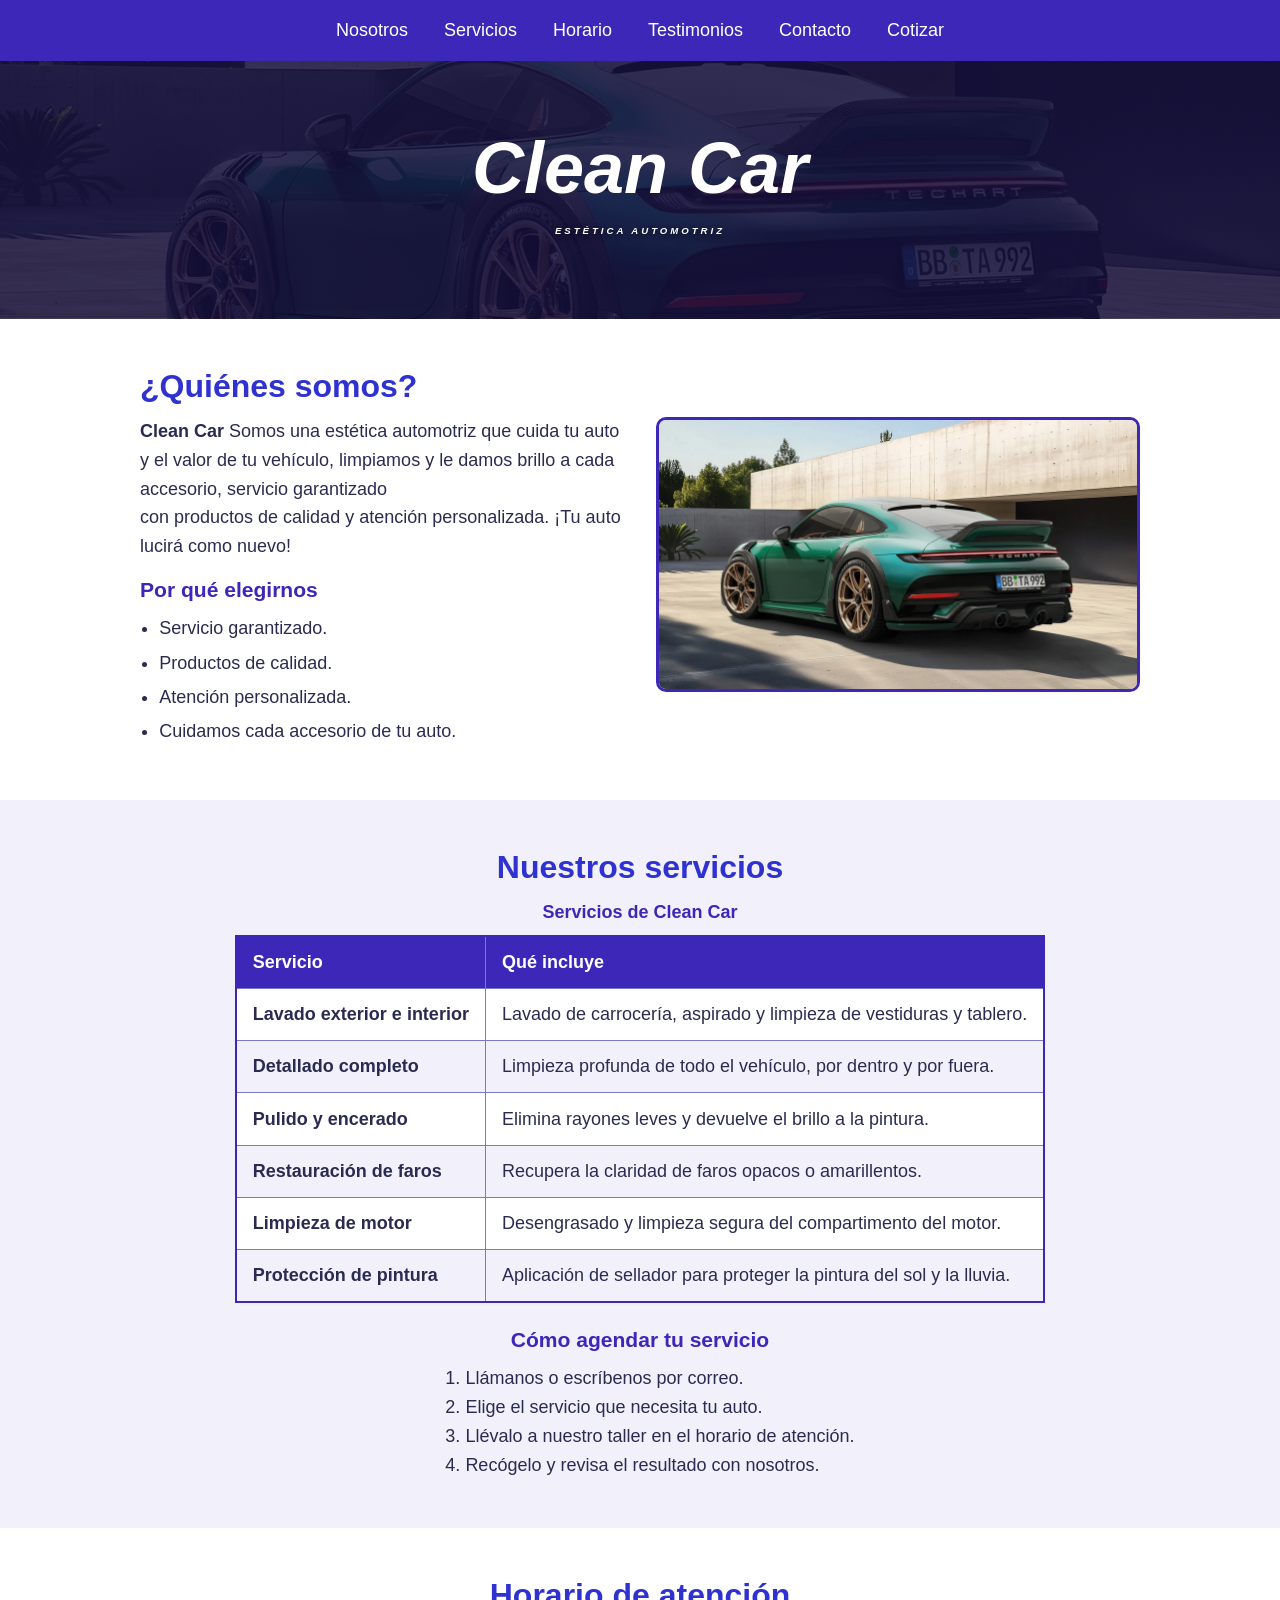
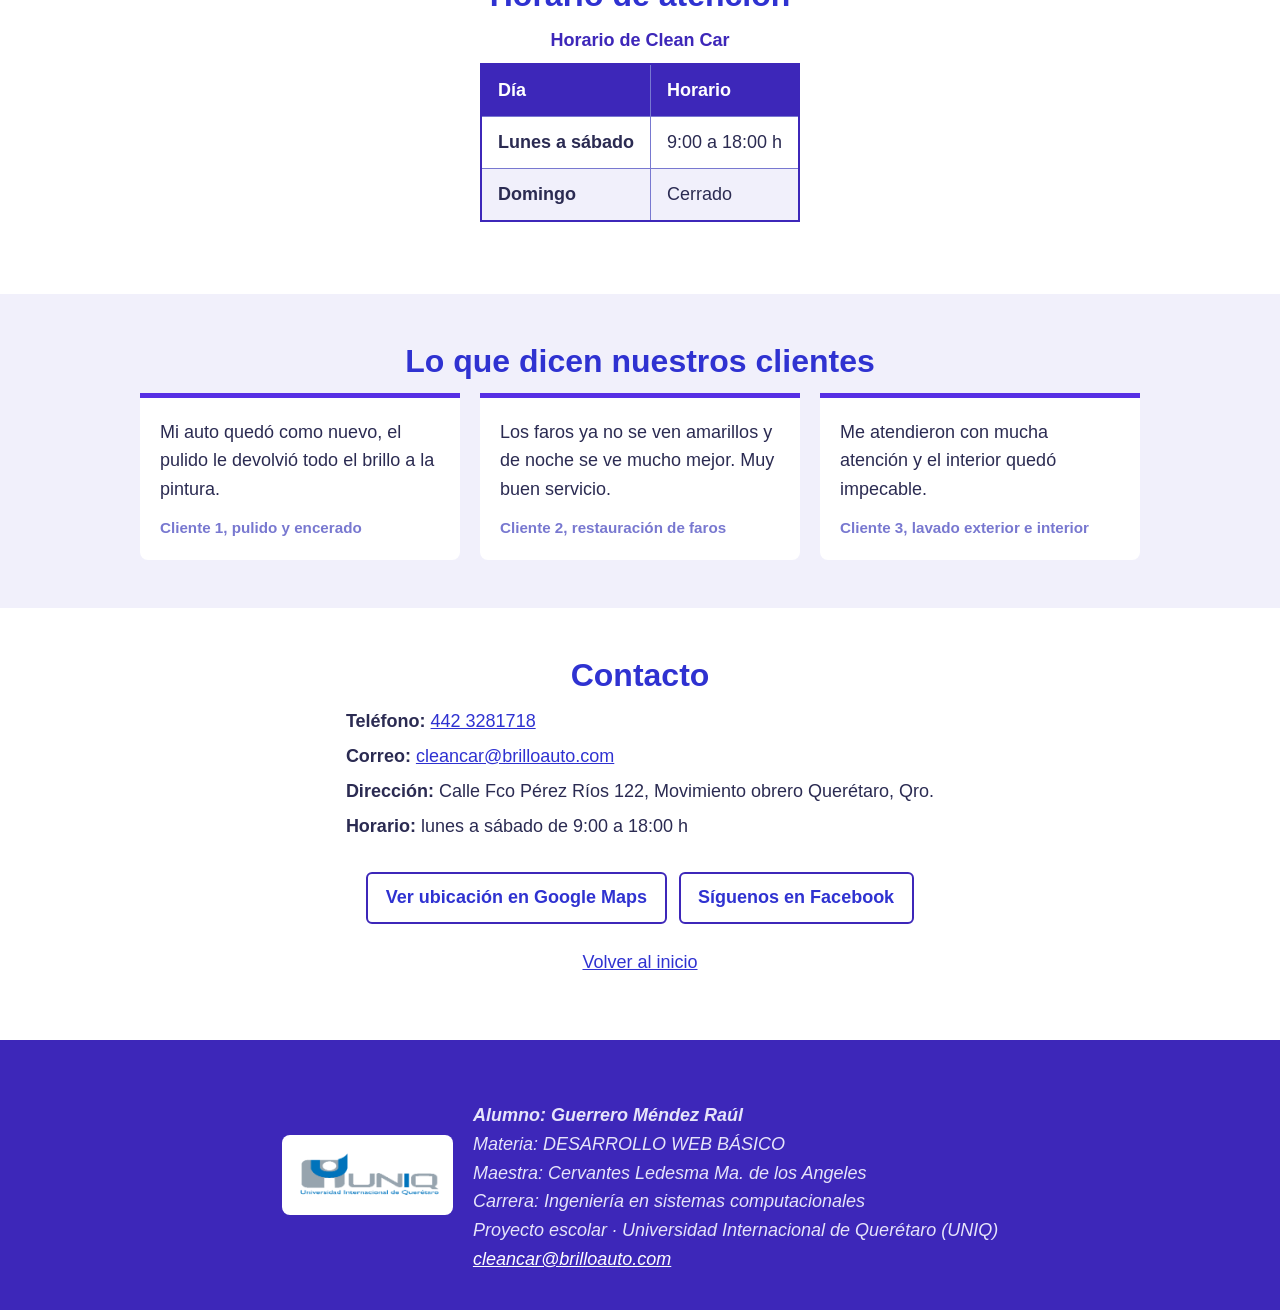
<file: 2do_parcial/proyecto_2do_parcial/index.html>
<!DOCTYPE html>
<html lang="es">
    <head>
        <meta charset="UTF-8">
        <meta name="viewport" content="width=device-width, initial-scale=1.0">
        <title>Clean Car | Estética Automotriz en Querétaro</title>
        <meta name="description" content="Clean Car es una estética automotriz en Querétaro: lavado, detallado, pulido, restauración de faros y protección de pintura con productos de calidad.">
        <meta name="keywords" content="estética automotriz, detallado, lavado de autos, pulido, Querétaro, Clean Car">
        <meta name="author" content="Raúl Guerrero M.">
        <meta name="robots" content="index, follow">
        <meta property="og:type" content="website">
        <meta property="og:title" content="Clean Car | Estética Automotriz">
        <meta property="og:description" content="Tu auto lucirá como nuevo. Servicio garantizado y atención personalizada.">
        <meta property="og:image" content="carro_porche.jpg">

        <link rel="stylesheet" href="estilos.css">
    </head>

    <body id="inicio">
        <header class="menu-principal">
            <nav aria-label="Navegación principal">
                <ul>
                    <li><a href="#nosotros">Nosotros</a></li>
                    <li><a href="#servicios">Servicios</a></li>
                    <li><a href="#horario">Horario</a></li>
                    <li><a href="#testimonios">Testimonios</a></li>
                    <li><a href="#contacto">Contacto</a></li>
                    <li><a href="cotizacion.html">Cotizar</a></li>
                </ul>
            </nav>
        </header>

        <main>
            <section class="portada" aria-labelledby="titulo-principal">
                <h1 id="titulo-principal">Clean Car</h1>
                <p class="eslogan">Estética Automotriz</p>
            </section>

            <section id="nosotros" aria-labelledby="titulo-nosotros">
                <div class="contenedor dos-col">
                    <div>
                        <h2 id="titulo-nosotros">¿Quiénes somos?</h2>
                        <p>
                            <strong>Clean Car</strong> Somos una estética automotriz que cuida tu auto <br>
                            y el valor de tu vehículo, limpiamos y le damos brillo a cada accesorio, servicio garantizado <br>
                            con productos de calidad y atención personalizada. ¡Tu auto lucirá como nuevo!
                        </p>
                        <h3>Por qué elegirnos</h3>
                        <ul class="ventajas">
                            <li>Servicio garantizado.</li>
                            <li>Productos de calidad.</li>
                            <li>Atención personalizada.</li>
                            <li>Cuidamos cada accesorio de tu auto.</li>
                        </ul>
                    </div>
                    <figure style="margin:0;">
                        <img src="carro_porche.jpg" alt="Auto Porsche limpio y brillante después de un servicio de estética automotriz" loading="lazy">
                    </figure>
                </div>
            </section>

            <section id="servicios" class="alterna" aria-labelledby="titulo-servicios">
                <div class="contenedor">
                    <h2 id="titulo-servicios">Nuestros servicios</h2>
                    <div class="tabla-contenedor">
                        <table>
                            <caption>Servicios de Clean Car</caption>
                            <thead>
                                <tr>
                                    <th scope="col">Servicio</th>
                                    <th scope="col">Qué incluye</th>
                                </tr>
                            </thead>
                            <tbody>
                                <tr>
                                    <th scope="row">Lavado exterior e interior</th>
                                    <td>Lavado de carrocería, aspirado y limpieza de vestiduras y tablero.</td>
                                </tr>
                                <tr>
                                    <th scope="row">Detallado completo</th>
                                    <td>Limpieza profunda de todo el vehículo, por dentro y por fuera.</td>
                                </tr>
                                <tr>
                                    <th scope="row">Pulido y encerado</th>
                                    <td>Elimina rayones leves y devuelve el brillo a la pintura.</td>
                                </tr>
                                <tr>
                                    <th scope="row">Restauración de faros</th>
                                    <td>Recupera la claridad de faros opacos o amarillentos.</td>
                                </tr>
                                <tr>
                                    <th scope="row">Limpieza de motor</th>
                                    <td>Desengrasado y limpieza segura del compartimento del motor.</td>
                                </tr>
                                <tr>
                                    <th scope="row">Protección de pintura</th>
                                    <td>Aplicación de sellador para proteger la pintura del sol y la lluvia.</td>
                                </tr>
                            </tbody>
                        </table>
                    </div>

                    <h3>Cómo agendar tu servicio</h3>
                    <ol style="display:inline-block; text-align:left; margin:0;">
                        <li>Llámanos o escríbenos por correo.</li>
                        <li>Elige el servicio que necesita tu auto.</li>
                        <li>Llévalo a nuestro taller en el horario de atención.</li>
                        <li>Recógelo y revisa el resultado con nosotros.</li>
                    </ol>
                </div>
            </section>

            <section id="horario" aria-labelledby="titulo-horario">
                <div class="contenedor">
                    <h2 id="titulo-horario">Horario de atención</h2>
                    <div class="tabla-contenedor">
                        <table>
                            <caption>Horario de Clean Car</caption>
                            <thead>
                                <tr>
                                    <th scope="col">Día</th>
                                    <th scope="col">Horario</th>
                                </tr>
                            </thead>
                            <tbody>
                                <tr><th scope="row">Lunes a sábado</th><td>9:00 a 18:00 h</td></tr>
                                <tr><th scope="row">Domingo</th><td>Cerrado</td></tr>
                            </tbody>
                        </table>
                    </div>
                </div>
            </section>

            <section id="testimonios" class="alterna" aria-labelledby="titulo-testimonios">
                <div class="contenedor">
                    <h2 id="titulo-testimonios">Lo que dicen nuestros clientes</h2>
                    <div class="testimonios">
                        <figure>
                            <blockquote><p>Mi auto quedó como nuevo, el pulido le devolvió todo el brillo a la pintura.</p></blockquote>
                            <figcaption>Cliente 1, pulido y encerado</figcaption>
                        </figure>
                        <figure>
                            <blockquote><p>Los faros ya no se ven amarillos y de noche se ve mucho mejor. Muy buen servicio.</p></blockquote>
                            <figcaption>Cliente 2, restauración de faros</figcaption>
                        </figure>
                        <figure>
                            <blockquote><p>Me atendieron con mucha atención y el interior quedó impecable.</p></blockquote>
                            <figcaption>Cliente 3, lavado exterior e interior</figcaption>
                        </figure>
                    </div>
                </div>
            </section>

            <section id="contacto" aria-labelledby="titulo-contacto">
                <div class="contenedor">
                    <h2 id="titulo-contacto">Contacto</h2>
                    <address>
                        <ul class="contacto">
                            <li><strong>Teléfono:</strong> <a href="tel:+524423281718">442 3281718</a></li>
                            <li><strong>Correo:</strong> <a href="mailto:cleancar@brilloauto.com">cleancar@brilloauto.com</a></li>
                            <li><strong>Dirección:</strong> Calle Fco Pérez Ríos 122, Movimiento obrero Querétaro, Qro.</li>
                            <li><strong>Horario:</strong> lunes a sábado de 9:00 a 18:00 h</li>
                        </ul>
                    </address>
                    <ul class="enlaces">
                        <li><a href="https://www.google.com/maps/@20.6252444,-100.4161728,72m/data=!3m1!1e3!5m1!1e1?entry=ttu&g_ep=EgoyMDI2MTAwNy4wIKXMDSoASAFQAw%3D%3D">Ver ubicación en Google Maps</a></li>
                        <li><a href="https://www.facebook.com/" target="_blank" rel="noopener noreferrer">Síguenos en Facebook</a></li>
                    </ul>
                    <p style="margin-top:1.5rem;"><a href="#inicio">Volver al inicio</a></p>
                </div>
            </section>
        </main>

        <footer>
            <div class="pie">
                <img src="logo-uniq.png" alt="Logotipo de la Universidad Internacional de Querétaro (UNIQ)" width="364" height="169">
                <div>
                    <br>
                    <i><strong> Alumno: Guerrero Méndez Raúl</strong></i>
                    <br>
                    <i>Materia: DESARROLLO WEB BÁSICO </i>
                    <br>
                    <i>Maestra: Cervantes Ledesma Ma. de los Angeles </i>
                    <br>
                    <i>Carrera: Ingeniería en sistemas computacionales </i>
                    <br>
                    <i>Proyecto escolar · Universidad Internacional de Querétaro (UNIQ)</i>
                    <br>
                    <p><em><a href="mailto:cleancar@brilloauto.com">cleancar@brilloauto.com</a></em></p>
                </div>
            </div>
        </footer>
    </body>
</html>
</file>
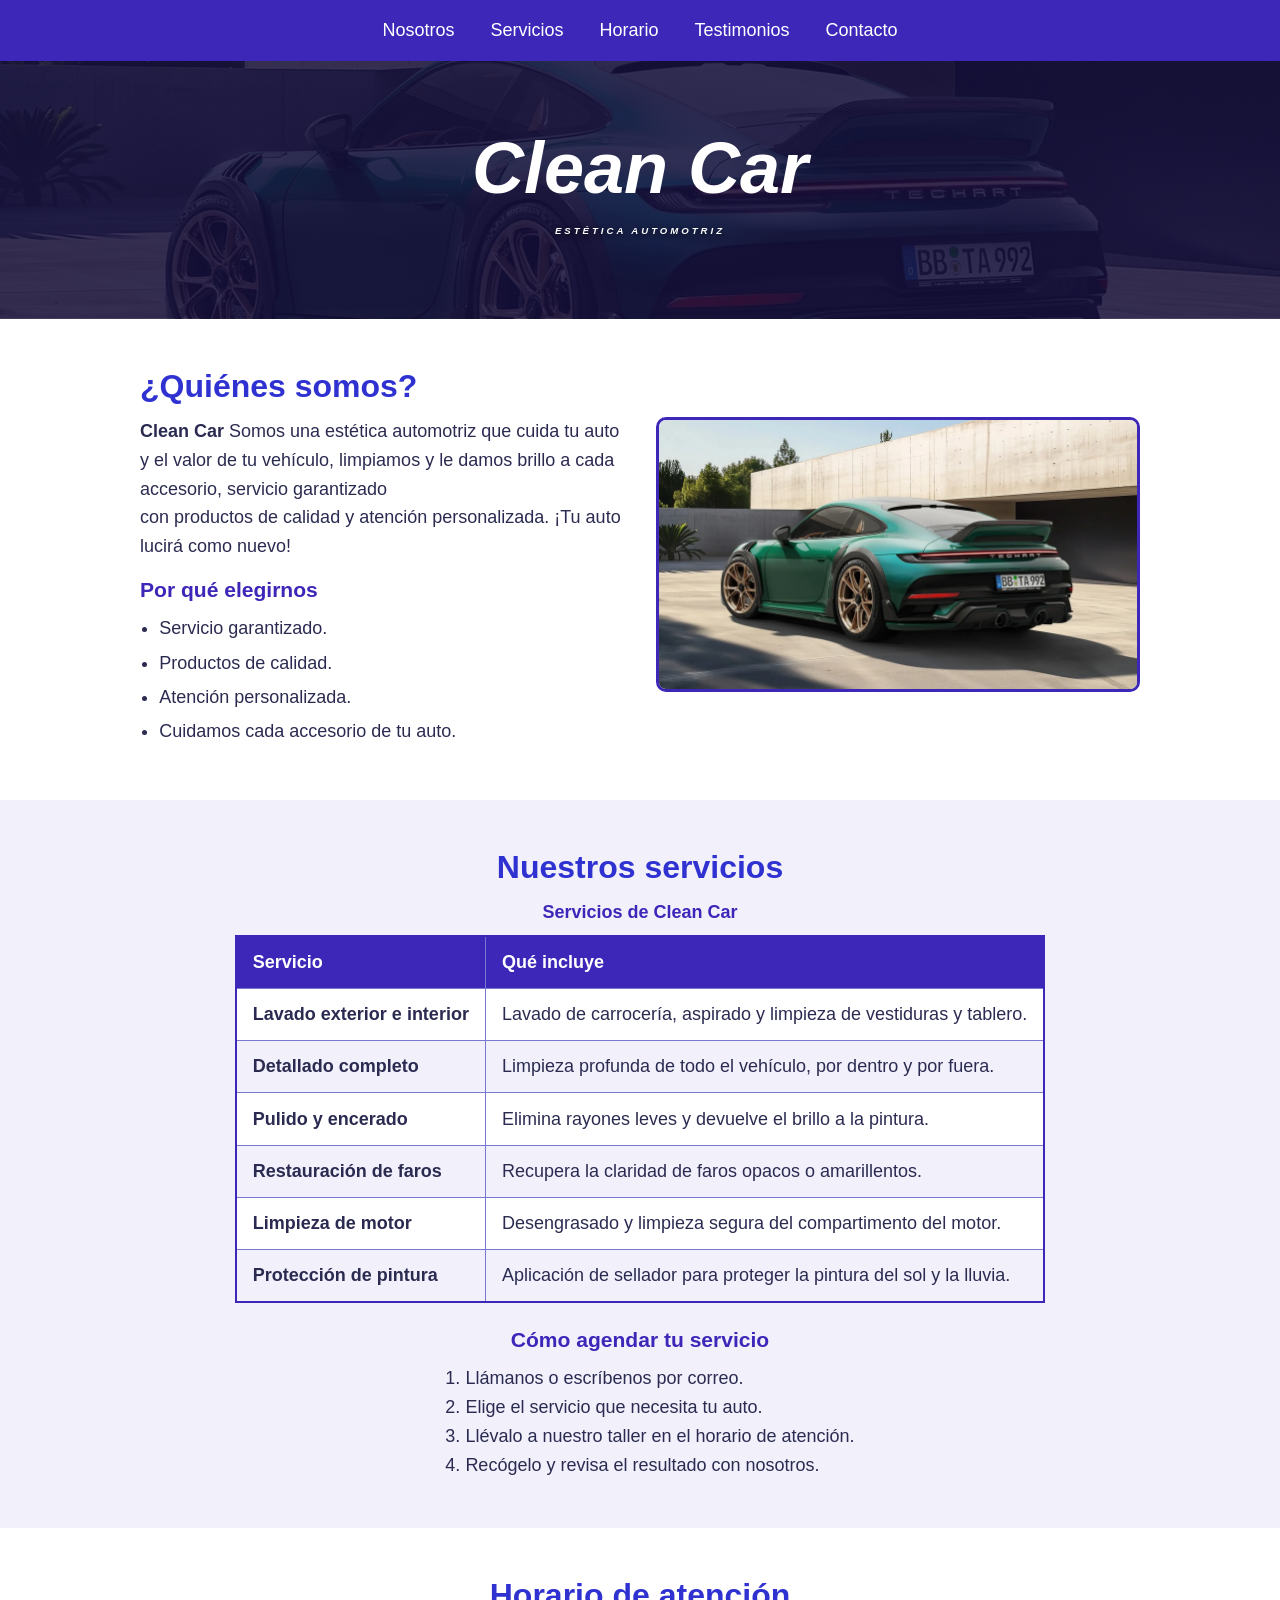
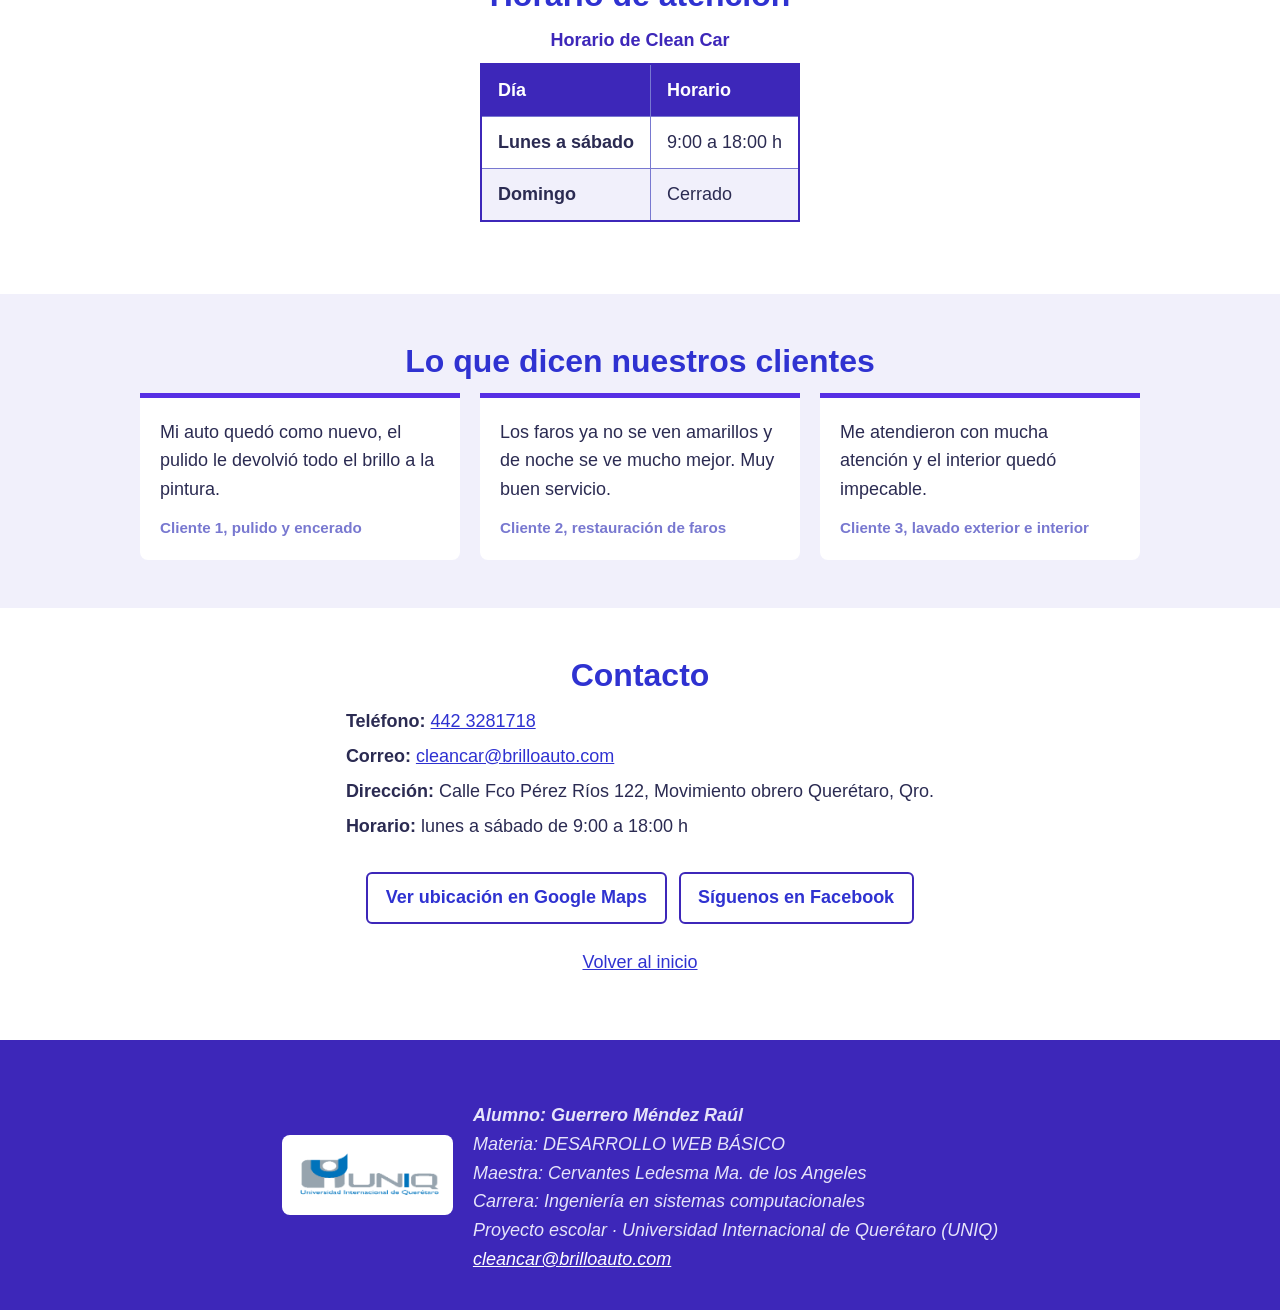
<file: portafolio/1er_parcial/proyecto_1er_parcial/index.html>
<!DOCTYPE html>
<html lang="es">
    <head>
        <meta charset="UTF-8">
        <meta name="viewport" content="width=device-width, initial-scale=1.0">
        <title>Clean Car | Estética Automotriz en Querétaro</title>
        <meta name="description" content="Clean Car es una estética automotriz en Querétaro: lavado, detallado, pulido, restauración de faros y protección de pintura con productos de calidad.">
        <meta name="keywords" content="estética automotriz, detallado, lavado de autos, pulido, Querétaro, Clean Car">
        <meta name="author" content="Raúl Guerrero M.">
        <meta name="robots" content="index, follow">
        <meta property="og:type" content="website">
        <meta property="og:title" content="Clean Car | Estética Automotriz">
        <meta property="og:description" content="Tu auto lucirá como nuevo. Servicio garantizado y atención personalizada.">
        <meta property="og:image" content="carro_porche.jpg">

        <link rel="stylesheet" href="estilos.css">
    </head>

    <body id="inicio">
        <header class="menu-principal">
            <nav aria-label="Navegación principal">
                <ul>
                    <li><a href="#nosotros">Nosotros</a></li>
                    <li><a href="#servicios">Servicios</a></li>
                    <li><a href="#horario">Horario</a></li>
                    <li><a href="#testimonios">Testimonios</a></li>
                    <li><a href="#contacto">Contacto</a></li>
                </ul>
            </nav>
        </header>

        <main>
            <section class="portada" aria-labelledby="titulo-principal">
                <h1 id="titulo-principal">Clean Car</h1>
                <p class="eslogan">Estética Automotriz</p>
            </section>

            <section id="nosotros" aria-labelledby="titulo-nosotros">
                <div class="contenedor dos-col">
                    <div>
                        <h2 id="titulo-nosotros">¿Quiénes somos?</h2>
                        <p>
                            <strong>Clean Car</strong> Somos una estética automotriz que cuida tu auto <br>
                            y el valor de tu vehículo, limpiamos y le damos brillo a cada accesorio, servicio garantizado <br>
                            con productos de calidad y atención personalizada. ¡Tu auto lucirá como nuevo!
                        </p>
                        <h3>Por qué elegirnos</h3>
                        <ul class="ventajas">
                            <li>Servicio garantizado.</li>
                            <li>Productos de calidad.</li>
                            <li>Atención personalizada.</li>
                            <li>Cuidamos cada accesorio de tu auto.</li>
                        </ul>
                    </div>
                    <figure style="margin:0;">
                        <img src="carro_porche.jpg" alt="Auto Porsche limpio y brillante después de un servicio de estética automotriz" loading="lazy">
                    </figure>
                </div>
            </section>

            <section id="servicios" class="alterna" aria-labelledby="titulo-servicios">
                <div class="contenedor">
                    <h2 id="titulo-servicios">Nuestros servicios</h2>
                    <div class="tabla-contenedor">
                        <table>
                            <caption>Servicios de Clean Car</caption>
                            <thead>
                                <tr>
                                    <th scope="col">Servicio</th>
                                    <th scope="col">Qué incluye</th>
                                </tr>
                            </thead>
                            <tbody>
                                <tr>
                                    <th scope="row">Lavado exterior e interior</th>
                                    <td>Lavado de carrocería, aspirado y limpieza de vestiduras y tablero.</td>
                                </tr>
                                <tr>
                                    <th scope="row">Detallado completo</th>
                                    <td>Limpieza profunda de todo el vehículo, por dentro y por fuera.</td>
                                </tr>
                                <tr>
                                    <th scope="row">Pulido y encerado</th>
                                    <td>Elimina rayones leves y devuelve el brillo a la pintura.</td>
                                </tr>
                                <tr>
                                    <th scope="row">Restauración de faros</th>
                                    <td>Recupera la claridad de faros opacos o amarillentos.</td>
                                </tr>
                                <tr>
                                    <th scope="row">Limpieza de motor</th>
                                    <td>Desengrasado y limpieza segura del compartimento del motor.</td>
                                </tr>
                                <tr>
                                    <th scope="row">Protección de pintura</th>
                                    <td>Aplicación de sellador para proteger la pintura del sol y la lluvia.</td>
                                </tr>
                            </tbody>
                        </table>
                    </div>

                    <h3>Cómo agendar tu servicio</h3>
                    <ol style="display:inline-block; text-align:left; margin:0;">
                        <li>Llámanos o escríbenos por correo.</li>
                        <li>Elige el servicio que necesita tu auto.</li>
                        <li>Llévalo a nuestro taller en el horario de atención.</li>
                        <li>Recógelo y revisa el resultado con nosotros.</li>
                    </ol>
                </div>
            </section>

            <section id="horario" aria-labelledby="titulo-horario">
                <div class="contenedor">
                    <h2 id="titulo-horario">Horario de atención</h2>
                    <div class="tabla-contenedor">
                        <table>
                            <caption>Horario de Clean Car</caption>
                            <thead>
                                <tr>
                                    <th scope="col">Día</th>
                                    <th scope="col">Horario</th>
                                </tr>
                            </thead>
                            <tbody>
                                <tr><th scope="row">Lunes a sábado</th><td>9:00 a 18:00 h</td></tr>
                                <tr><th scope="row">Domingo</th><td>Cerrado</td></tr>
                            </tbody>
                        </table>
                    </div>
                </div>
            </section>

            <section id="testimonios" class="alterna" aria-labelledby="titulo-testimonios">
                <div class="contenedor">
                    <h2 id="titulo-testimonios">Lo que dicen nuestros clientes</h2>
                    <div class="testimonios">
                        <figure>
                            <blockquote><p>Mi auto quedó como nuevo, el pulido le devolvió todo el brillo a la pintura.</p></blockquote>
                            <figcaption>Cliente 1, pulido y encerado</figcaption>
                        </figure>
                        <figure>
                            <blockquote><p>Los faros ya no se ven amarillos y de noche se ve mucho mejor. Muy buen servicio.</p></blockquote>
                            <figcaption>Cliente 2, restauración de faros</figcaption>
                        </figure>
                        <figure>
                            <blockquote><p>Me atendieron con mucha atención y el interior quedó impecable.</p></blockquote>
                            <figcaption>Cliente 3, lavado exterior e interior</figcaption>
                        </figure>
                    </div>
                </div>
            </section>

            <section id="contacto" aria-labelledby="titulo-contacto">
                <div class="contenedor">
                    <h2 id="titulo-contacto">Contacto</h2>
                    <address>
                        <ul class="contacto">
                            <li><strong>Teléfono:</strong> <a href="tel:+524423281718">442 3281718</a></li>
                            <li><strong>Correo:</strong> <a href="mailto:cleancar@brilloauto.com">cleancar@brilloauto.com</a></li>
                            <li><strong>Dirección:</strong> Calle Fco Pérez Ríos 122, Movimiento obrero Querétaro, Qro.</li>
                            <li><strong>Horario:</strong> lunes a sábado de 9:00 a 18:00 h</li>
                        </ul>
                    </address>
                    <ul class="enlaces">
                        <li><a href="https://www.google.com/maps/@20.6252444,-100.4161728,72m/data=!3m1!1e3!5m1!1e1?entry=ttu&g_ep=EgoyMDI2MTAwNy4wIKXMDSoASAFQAw%3D%3D">Ver ubicación en Google Maps</a></li>
                        <li><a href="https://www.facebook.com/" target="_blank" rel="noopener noreferrer">Síguenos en Facebook</a></li>
                    </ul>
                    <p style="margin-top:1.5rem;"><a href="#inicio">Volver al inicio</a></p>
                </div>
            </section>
        </main>

        <footer>
            <div class="pie">
                <img src="logo-uniq.png" alt="Logotipo de la Universidad Internacional de Querétaro (UNIQ)" width="364" height="169">
                <div>
                    <br>
                    <i><strong> Alumno: Guerrero Méndez Raúl</strong></i>
                    <br>
                    <i>Materia: DESARROLLO WEB BÁSICO </i>
                    <br>
                    <i>Maestra: Cervantes Ledesma Ma. de los Angeles </i>
                    <br>
                    <i>Carrera: Ingeniería en sistemas computacionales </i>
                    <br>
                    <i>Proyecto escolar · Universidad Internacional de Querétaro (UNIQ)</i>
                    <br>
                    <p><em><a href="mailto:cleancar@brilloauto.com">cleancar@brilloauto.com</a></em></p>
                </div>
            </div>
        </footer>
    </body>
</html>
</file>
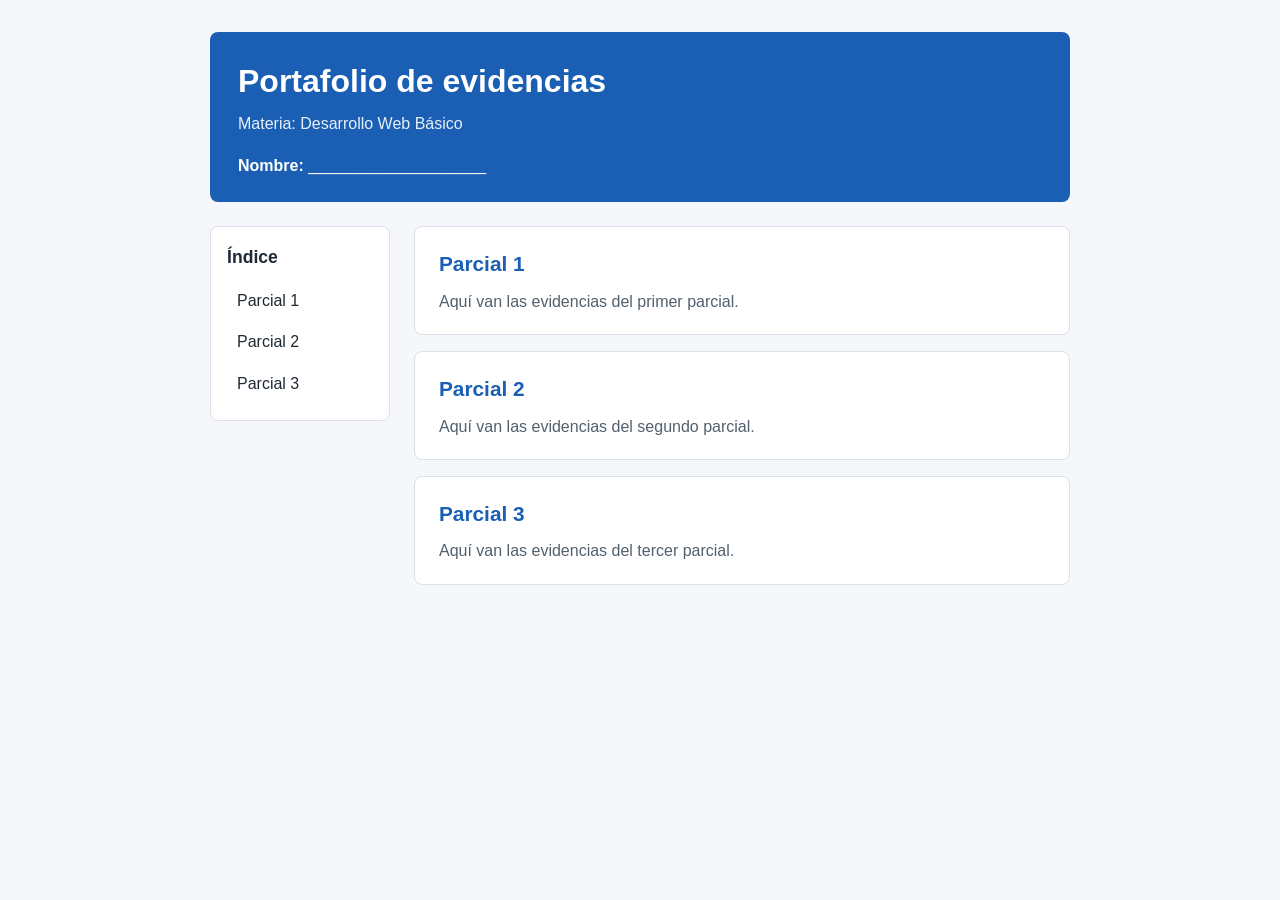
<file: index (4).html>
<!DOCTYPE html>
<html lang="es">
<head>
  <meta charset="UTF-8">
  <meta name="viewport" content="width=device-width, initial-scale=1">
  <title>Portafolio de evidencias</title>
  <style>
    :root {
      --fondo: #f5f7fa;
      --tarjeta: #ffffff;
      --texto: #1f2933;
      --suave: #52606d;
      --acento: #1a5fb4;
      --borde: #d9e0e7;
    }
    * { box-sizing: border-box; }
    html { scroll-behavior: smooth; }
    body {
      font-family: "Segoe UI", Arial, sans-serif;
      background: var(--fondo);
      color: var(--texto);
      max-width: 900px;
      margin: 0 auto;
      padding: 32px 20px;
      line-height: 1.6;
    }
    header {
      background: var(--acento);
      color: #fff;
      padding: 24px 28px;
      border-radius: 8px;
      margin-bottom: 24px;
    }
    h1 { margin: 0; font-size: 2rem; }
    .materia { margin: 4px 0 0; opacity: 0.9; }
    .nombre { margin: 16px 0 0; }
    .contenido { display: flex; gap: 24px; align-items: flex-start; }
    nav {
      width: 180px;
      flex-shrink: 0;
      position: sticky;
      top: 20px;
      background: var(--tarjeta);
      border: 1px solid var(--borde);
      border-radius: 8px;
      padding: 16px;
    }
    nav h2 { margin: 0 0 8px; font-size: 1.1rem; }
    nav ul { list-style: none; margin: 0; padding: 0; }
    nav a {
      display: block;
      padding: 8px 10px;
      border-radius: 6px;
      color: var(--texto);
      text-decoration: none;
    }
    nav a:hover, nav a:focus-visible { background: #e8f0fb; color: var(--acento); }
    main { flex: 1; }
    section {
      background: var(--tarjeta);
      border: 1px solid var(--borde);
      border-radius: 8px;
      padding: 20px 24px;
      margin-bottom: 16px;
      scroll-margin-top: 20px;
    }
    section h2 { margin: 0 0 8px; color: var(--acento); font-size: 1.3rem; }
    section p { margin: 0; color: var(--suave); }
    a { color: var(--acento); }
    @media (max-width: 600px) {
      .contenido { flex-direction: column; gap: 16px; }
      nav { width: 100%; position: static; }
    }
  </style>
</head>
<body>
  <header>
    <h1>Portafolio de evidencias</h1>
    <p class="materia">Materia: Desarrollo Web Básico</p>
    <p class="nombre"><strong>Nombre:</strong> ____________________</p>
  </header>

  <div class="contenido">
  <nav>
    <h2>Índice</h2>
    <ul>
      <li><a href="#parcial1">Parcial 1</a></li>
      <li><a href="#parcial2">Parcial 2</a></li>
      <li><a href="#parcial3">Parcial 3</a></li>
    </ul>
  </nav>

  <main>
    <section id="parcial1">
      <h2>Parcial 1</h2>
      <p>Aquí van las evidencias del primer parcial.</p>
    </section>

    <section id="parcial2">
      <h2>Parcial 2</h2>
      <p>Aquí van las evidencias del segundo parcial.</p>
    </section>

    <section id="parcial3">
      <h2>Parcial 3</h2>
      <p>Aquí van las evidencias del tercer parcial.</p>
    </section>
  </main>
  </div>
</body>
</html>
</file>
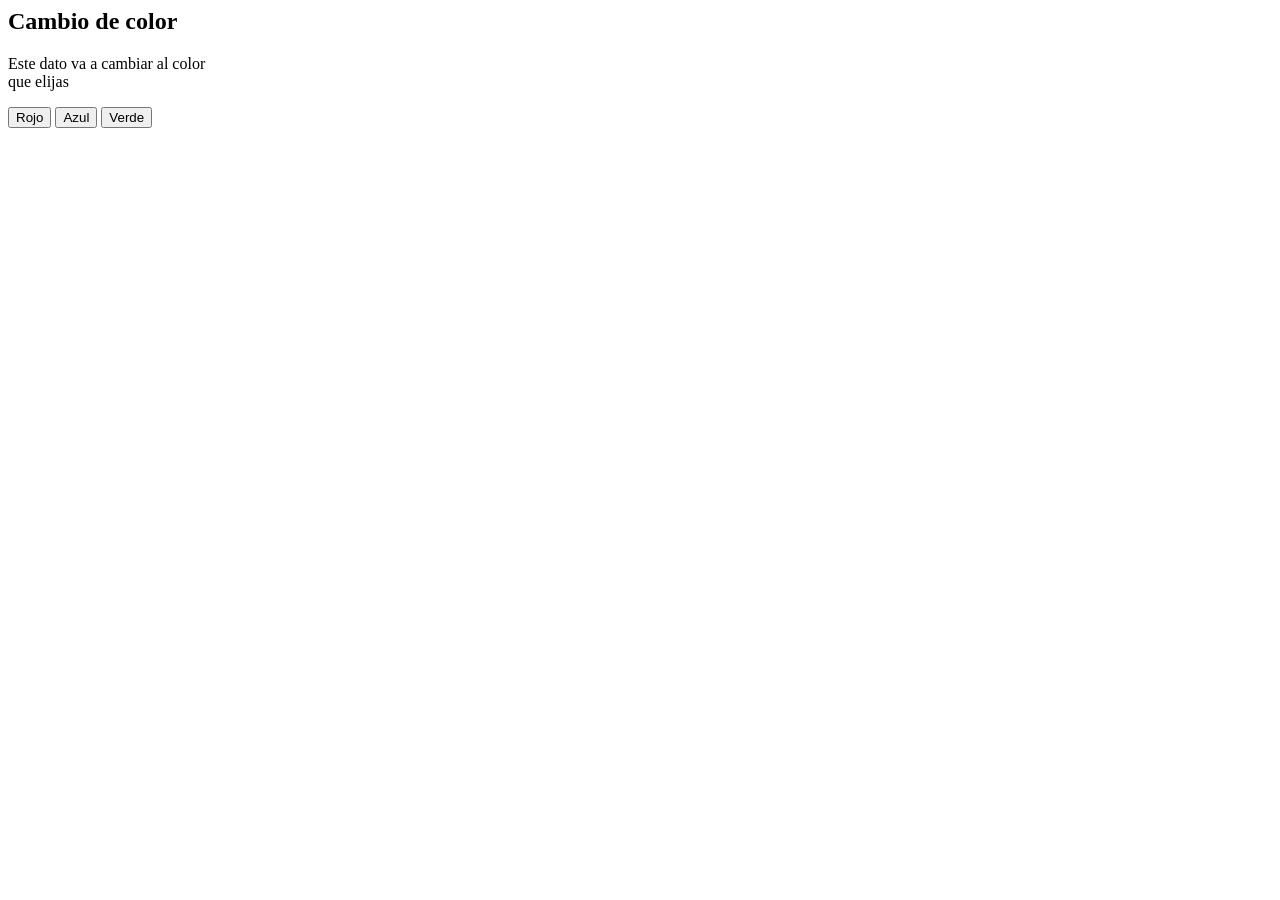
<file: 2do_parcial/practica_1_cambiocolor/cambio_de_color.html>
<html>
    <body>
        <h2> Cambio de color </h2>
        <p id="Texto"> Este dato va a cambiar al color<br> que elijas </p>

        <button onclick="document.getElementById('Texto').style.color='red'">Rojo</button>
        <button onclick="document.getElementById('Texto').style.color='blue'">Azul</button>
        <button onclick="document.getElementById('Texto').style.color='green'">Verde</button>
        
        <script>
            
        </script>
    </body>
</html>
</file>
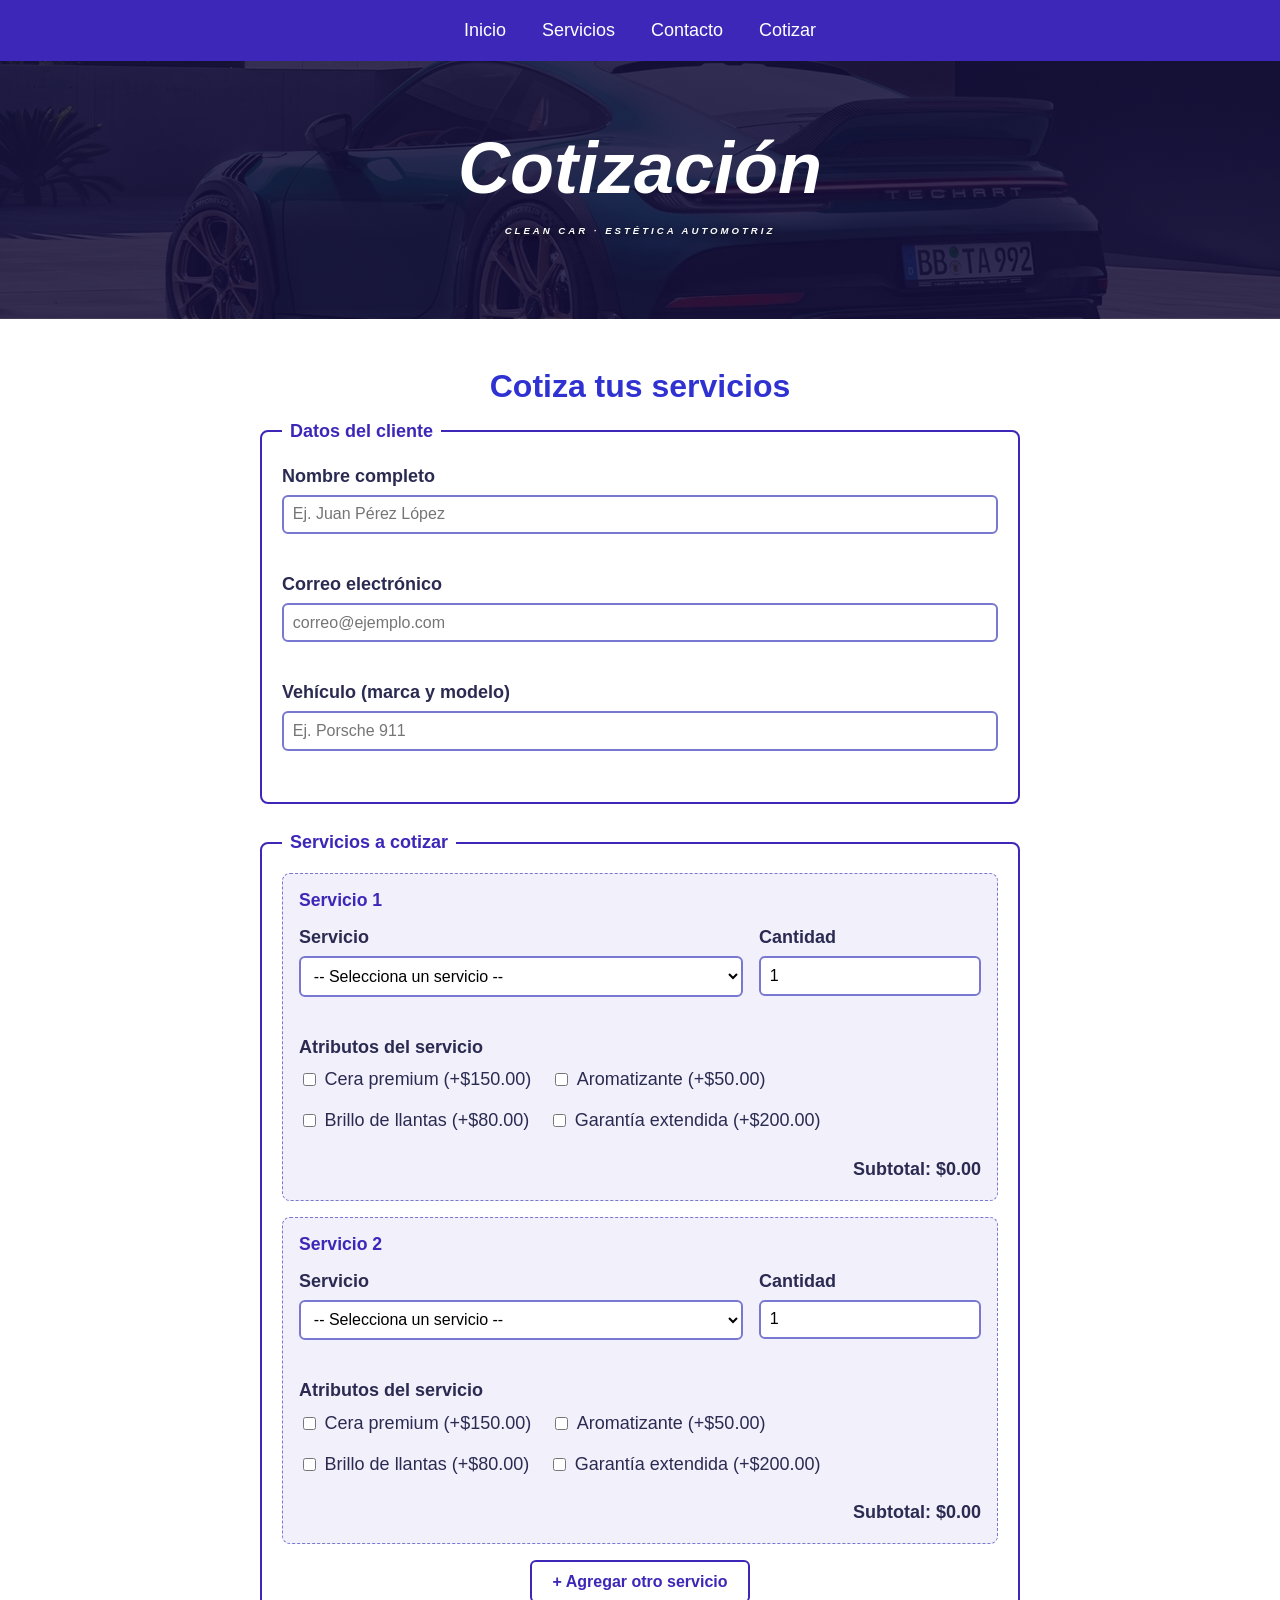
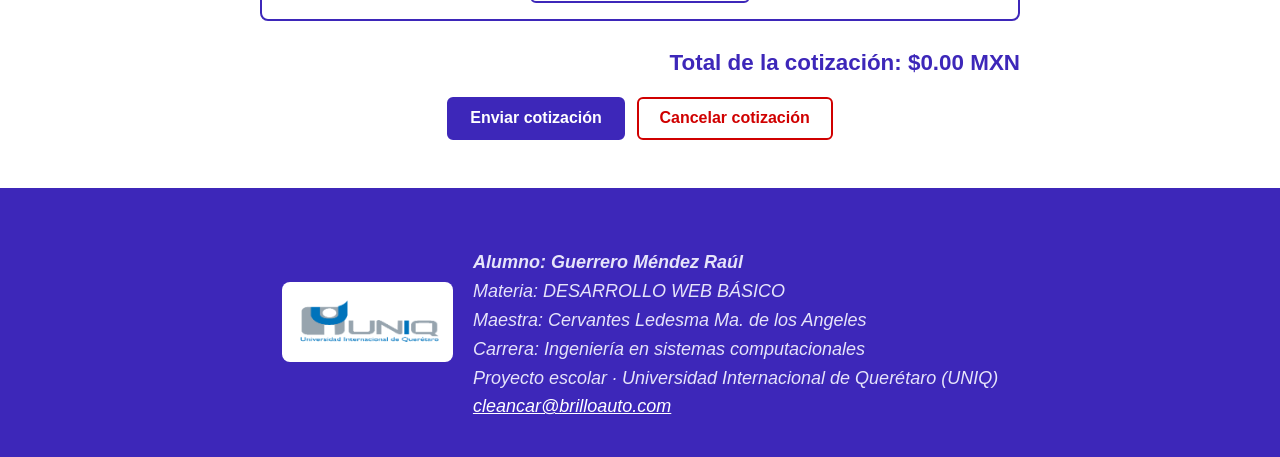
<file: 2do_parcial/proyecto_2do_parcial/cotizacion.html>
<!DOCTYPE html>
<html lang="es">
    <head>
        <meta charset="UTF-8">
        <meta name="viewport" content="width=device-width, initial-scale=1.0">
        <title>Cotización de servicios | Clean Car</title>
        <meta name="description" content="Cotiza los servicios de estética automotriz de Clean Car: lavado, detallado, pulido, faros y protección de pintura.">
        <meta name="author" content="Raúl Guerrero M.">
        <link rel="stylesheet" href="estilos.css">
    </head>

    <body id="inicio">
        <header class="menu-principal">
            <nav aria-label="Navegación principal">
                <ul>
                    <li><a href="index.html">Inicio</a></li>
                    <li><a href="index.html#servicios">Servicios</a></li>
                    <li><a href="index.html#contacto">Contacto</a></li>
                    <li><a href="cotizacion.html">Cotizar</a></li>
                </ul>
            </nav>
        </header>

        <main>
            <section class="portada" aria-labelledby="titulo-principal">
                <h1 id="titulo-principal">Cotización</h1>
                <p class="eslogan">Clean Car · Estética Automotriz</p>
            </section>

            <section aria-labelledby="titulo-form">
                <div class="contenedor">
                    <h2 id="titulo-form">Cotiza tus servicios</h2>

                    <div id="confirmacion" class="confirmacion" role="status" hidden></div>

                    <form id="formCotizacion" class="formulario" novalidate>
                        <fieldset>
                            <legend>Datos del cliente</legend>
                            <div class="campo">
                                <label for="nombre">Nombre completo</label>
                                <input type="text" id="nombre" name="nombre" placeholder="Ej. Juan Pérez López">
                                <p class="error" id="error-nombre"></p>
                            </div>
                            <div class="campo">
                                <label for="email">Correo electrónico</label>
                                <input type="email" id="email" name="email" placeholder="correo@ejemplo.com">
                                <p class="error" id="error-email"></p>
                            </div>
                            <div class="campo">
                                <label for="vehiculo">Vehículo (marca y modelo)</label>
                                <input type="text" id="vehiculo" name="vehiculo" placeholder="Ej. Porsche 911">
                                <p class="error" id="error-vehiculo"></p>
                            </div>
                        </fieldset>

                        <fieldset>
                            <legend>Servicios a cotizar</legend>
                            <div id="productos"></div>
                            <div class="acciones">
                                <button type="button" class="boton" id="agregar">+ Agregar otro servicio</button>
                            </div>
                        </fieldset>

                        <p class="total">Total de la cotización: <span id="total">$0.00</span> MXN</p>

                        <div class="acciones">
                            <button type="submit" class="boton principal">Enviar cotización</button>
                            <button type="button" class="boton peligro" id="cancelar">Cancelar cotización</button>
                        </div>
                    </form>
                </div>
            </section>
        </main>

        <footer>
            <div class="pie">
                <img src="logo-uniq.png" alt="Logotipo de la Universidad Internacional de Querétaro (UNIQ)" width="364" height="169">
                <div>
                    <br>
                    <i><strong> Alumno: Guerrero Méndez Raúl</strong></i>
                    <br>
                    <i>Materia: DESARROLLO WEB BÁSICO </i>
                    <br>
                    <i>Maestra: Cervantes Ledesma Ma. de los Angeles </i>
                    <br>
                    <i>Carrera: Ingeniería en sistemas computacionales </i>
                    <br>
                    <i>Proyecto escolar · Universidad Internacional de Querétaro (UNIQ)</i>
                    <br>
                    <p><em><a href="mailto:cleancar@brilloauto.com">cleancar@brilloauto.com</a></em></p>
                </div>
            </div>
        </footer>

        <script>
            // Precios de ejemplo (puedes cambiarlos)
            const SERVICIOS = {
                lavado:   { nombre: "Lavado exterior e interior", precio: 250 },
                detallado:{ nombre: "Detallado completo",         precio: 1200 },
                pulido:   { nombre: "Pulido y encerado",          precio: 900 },
                faros:    { nombre: "Restauración de faros",      precio: 600 },
                motor:    { nombre: "Limpieza de motor",          precio: 350 },
                pintura:  { nombre: "Protección de pintura",      precio: 1500 }
            };
            // Atributos opcionales (checkbox) con costo extra por unidad
            const ATRIBUTOS = {
                cera:   { nombre: "Cera premium",       precio: 150 },
                aroma:  { nombre: "Aromatizante",       precio: 50 },
                llantas:{ nombre: "Brillo de llantas",  precio: 80 },
                garantia:{ nombre: "Garantía extendida", precio: 200 }
            };

            const contProductos = document.getElementById("productos");
            const form = document.getElementById("formCotizacion");
            const confirmacion = document.getElementById("confirmacion");
            let contador = 0;

            const dinero = n => n.toLocaleString("es-MX", { style: "currency", currency: "MXN" });

            function agregarProducto() {
                contador++;
                const id = contador;
                const opciones = Object.entries(SERVICIOS)
                    .map(([k, s]) => `<option value="${k}">${s.nombre} (${dinero(s.precio)})</option>`).join("");
                const extras = Object.entries(ATRIBUTOS)
                    .map(([k, a]) => `<label><input type="checkbox" class="attr" value="${k}"> ${a.nombre} (+${dinero(a.precio)})</label>`).join("");
                const div = document.createElement("div");
                div.className = "producto";
                div.innerHTML = `
                    <h3>Servicio <span class="num"></span></h3>
                    <div class="fila">
                        <div class="campo">
                            <label for="servicio-${id}">Servicio</label>
                            <select id="servicio-${id}" class="servicio">
                                <option value="">-- Selecciona un servicio --</option>${opciones}
                            </select>
                            <p class="error err-servicio"></p>
                        </div>
                        <div class="campo">
                            <label for="cantidad-${id}">Cantidad</label>
                            <input type="number" id="cantidad-${id}" class="cantidad" value="1" min="1" max="99" step="1">
                            <p class="error err-cantidad"></p>
                        </div>
                    </div>
                    <div class="campo">
                        <label>Atributos del servicio</label>
                        <div class="extras">${extras}</div>
                    </div>
                    <p class="subtotal">Subtotal: <span class="sub">$0.00</span></p>
                    <button type="button" class="boton peligro quitar">Quitar</button>`;
                contProductos.appendChild(div);
                renumerar();
                calcular();
            }

            function renumerar() {
                const lineas = contProductos.querySelectorAll(".producto");
                lineas.forEach((l, i) => {
                    l.querySelector(".num").textContent = i + 1;
                    l.querySelector(".quitar").hidden = lineas.length <= 2; // mínimo 2
                });
            }

            function precioLinea(l) {
                const s = SERVICIOS[l.querySelector(".servicio").value];
                const cant = parseInt(l.querySelector(".cantidad").value, 10);
                if (!s || isNaN(cant) || cant < 1) return 0;
                let unit = s.precio;
                l.querySelectorAll(".attr:checked").forEach(c => unit += ATRIBUTOS[c.value].precio);
                return unit * cant;
            }

            function calcular() {
                let total = 0;
                contProductos.querySelectorAll(".producto").forEach(l => {
                    const sub = precioLinea(l);
                    l.querySelector(".sub").textContent = dinero(sub);
                    total += sub;
                });
                document.getElementById("total").textContent = dinero(total);
                return total;
            }

            function marcar(campo, mensaje) {
                const cont = campo.closest(".campo");
                cont.classList.toggle("invalido", !!mensaje);
                cont.querySelector(".error").textContent = mensaje;
                return !mensaje;
            }

            function validar() {
                let ok = true;
                const nombre = document.getElementById("nombre");
                const email = document.getElementById("email");
                const vehiculo = document.getElementById("vehiculo");

                const n = nombre.value.trim();
                ok = marcar(nombre, !n ? "El nombre es obligatorio."
                    : n.length < 3 ? "El nombre debe tener al menos 3 caracteres."
                    : !/^[A-Za-zÁÉÍÓÚáéíóúÑñÜü\s.'-]+$/.test(n) ? "El nombre solo puede contener letras."
                    : "") && ok;

                const e = email.value.trim();
                ok = marcar(email, !e ? "El correo es obligatorio."
                    : !/^[A-Za-z0-9._%+-]+@[A-Za-z0-9-]+(\.[A-Za-z0-9-]+)*\.[A-Za-z]{2,}$/.test(e) ? "Escribe un correo válido (ej. correo@ejemplo.com)."
                    : "") && ok;

                ok = marcar(vehiculo, vehiculo.value.trim().length < 2 ? "Indica la marca y modelo de tu vehículo." : "") && ok;

                contProductos.querySelectorAll(".producto").forEach(l => {
                    const sel = l.querySelector(".servicio");
                    const cant = l.querySelector(".cantidad");
                    ok = marcar(sel, sel.value ? "" : "Selecciona un servicio.") && ok;
                    const v = cant.value.trim();
                    const num = Number(v);
                    ok = marcar(cant, v === "" ? "La cantidad es obligatoria."
                        : !Number.isInteger(num) ? "Debe ser un número entero."
                        : num < 1 ? "La cantidad mínima es 1."
                        : num > 99 ? "La cantidad máxima es 99."
                        : "") && ok;
                });
                return ok;
            }

            function mostrarConfirmacion() {
                const items = [];
                contProductos.querySelectorAll(".producto").forEach(l => {
                    const s = SERVICIOS[l.querySelector(".servicio").value];
                    const extras = [...l.querySelectorAll(".attr:checked")].map(c => `${ATRIBUTOS[c.value].nombre} +${dinero(ATRIBUTOS[c.value].precio)}`);                    items.push(`<li>${l.querySelector(".cantidad").value} × ${s.nombre}`
                        + (extras.length ? ` (${extras.join(", ")})` : "")
                        + ` — ${dinero(precioLinea(l))}</li>`);
                });
                const nombre = document.getElementById("nombre").value.trim();
                const email = document.getElementById("email").value.trim();
                confirmacion.innerHTML = `
                    <h3>¡Cotización enviada!</h3>
                    <p>Gracias, <strong></strong>. Recibimos tu cotización y te responderemos a <strong class="correo"></strong>.</p>
                    <ul>${items.join("")}</ul>
                    <p><strong>Total: ${dinero(calcular())}</strong></p>`;
                // textContent evita insertar HTML escrito por el usuario
                confirmacion.querySelector("strong").textContent = nombre;
                confirmacion.querySelector(".correo").textContent = email;
                confirmacion.hidden = false;
                confirmacion.scrollIntoView({ behavior: "smooth", block: "center" });
            }

            // Eventos
            document.getElementById("agregar").addEventListener("click", agregarProducto);

            contProductos.addEventListener("input", calcular);
            contProductos.addEventListener("change", calcular);
            contProductos.addEventListener("click", ev => {
                if (ev.target.classList.contains("quitar")) {
                    ev.target.closest(".producto").remove();
                    renumerar();
                    calcular();
                }
            });

            form.addEventListener("submit", ev => {
                ev.preventDefault();
                confirmacion.hidden = true;
                if (validar()) {
                    mostrarConfirmacion();
                } else {
                    const primero = form.querySelector(".invalido input, .invalido select");
                    if (primero) primero.focus();
                }
            });

            document.getElementById("cancelar").addEventListener("click", () => {
                form.reset();
                confirmacion.hidden = true;
                window.location.href = "index.html";
            });

            // Inicia con 2 servicios (mínimo)
            agregarProducto();
            agregarProducto();
        </script>
    </body>
</html>
</file>
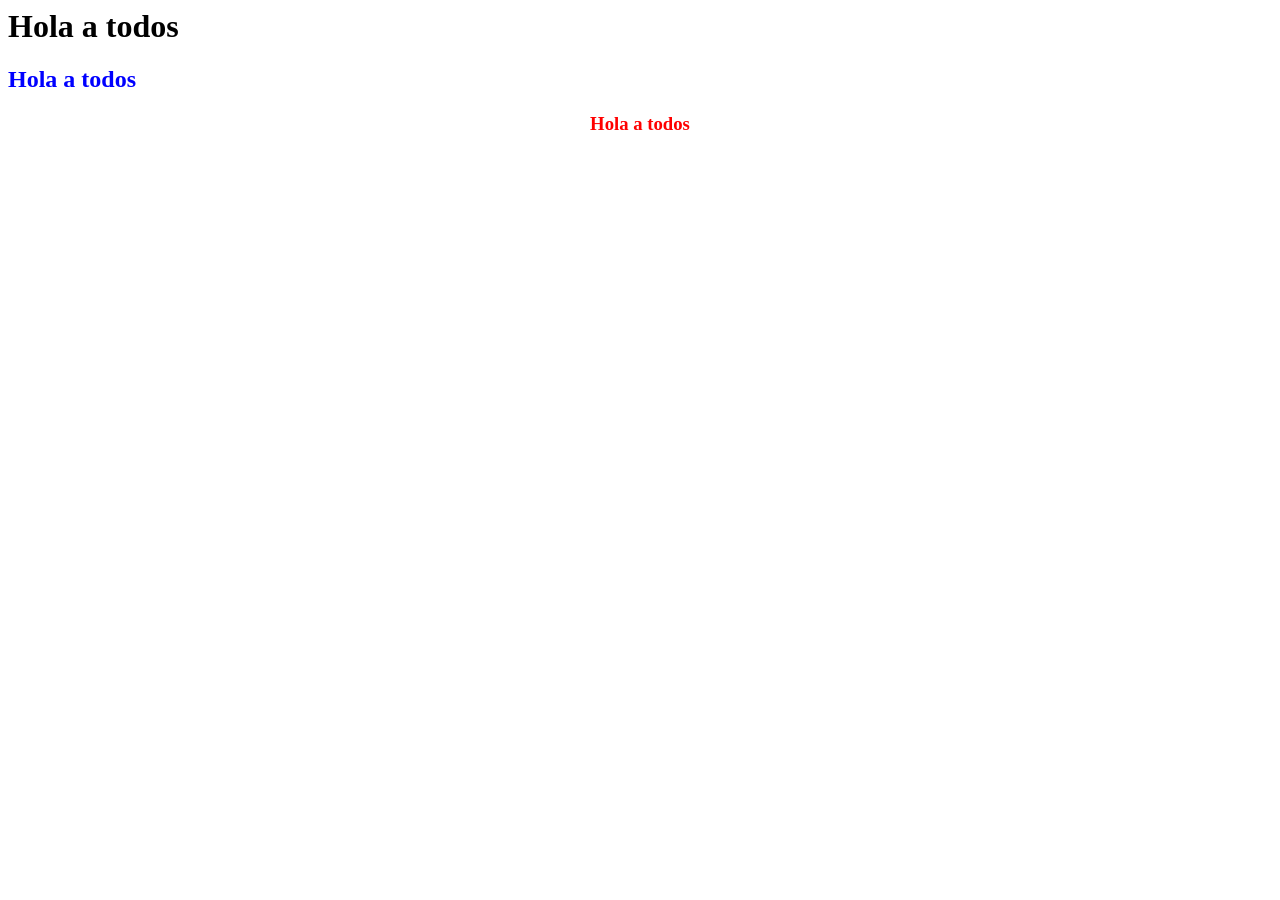
<file: portafolio/1er_parcial/practica_0_parcial/practica0parcial.html>
<html>
<head>
<style>
h3{
  color:red;
  text-align:center;
  }
  </style>
</head>
<body>
 <h1>Hola a todos</h1>
 <h2 style="color:blue;" >Hola a todos</h2>
 <h3>Hola a todos</h3>
</body>
</html>
</file>
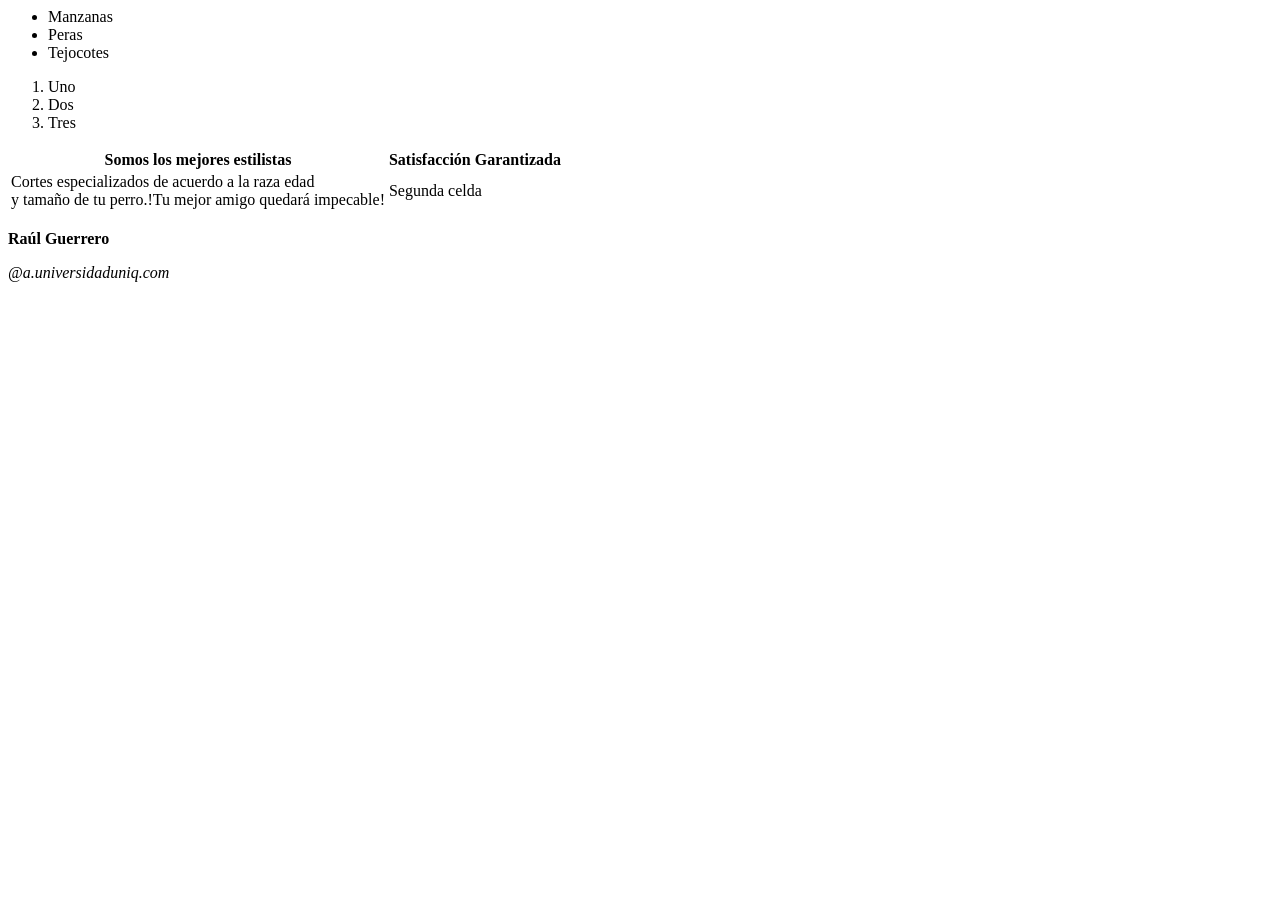
<file: portafolio/1er_parcial/practica_2_css/practica2.html>
<html>
    <body>
        <ul>
            <li>Manzanas</li>
            <li>Peras</li>
            <li>Tejocotes</li>
        </ul>
        <ol>
            <li>Uno</li>
            <li>Dos</li>
            <li>Tres</li>
        </ol>   
        
        <table>
            <tr>
                <th>Somos los mejores estilistas</th>
                <th>Satisfacción Garantizada</th>
            </tr>
            <tr>
                <td>Cortes especializados de acuerdo a la raza edad <br>
                    y tamaño de tu perro.!Tu mejor amigo quedará
                    impecable!</td>
                <td>Segunda celda</td>    
            </tr>
            <tr>
                
            </tr>
        </table>
            <p>
                <strong> Raúl Guerrero</strong>
            </p>
            <p>
                <em>@a.universidaduniq.com</em>
            </p>
        </footer>
    </body>
</html>
</file>
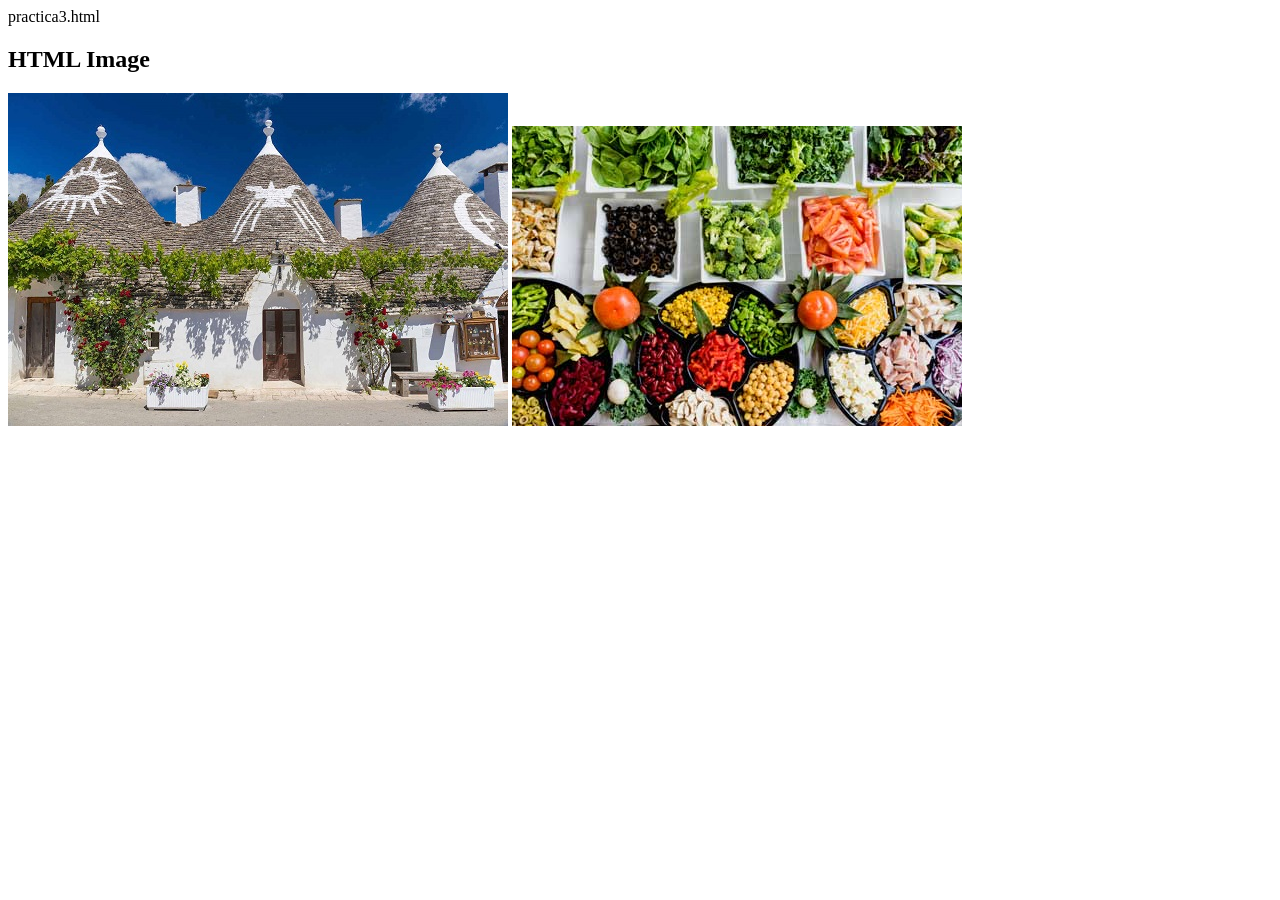
<file: portafolio/1er_parcial/practica_3_imagenes/practica3.html>
practica3.html

<!DOCTYPE html>
<html>
<body>

<h2>HTML Image</h2>
<img src="pic_trulli.jpg" alt="Trulli" width="500" height="333">
<picture>
  <source media="(min-width: 650px)" srcset="img_food.jpg">
  <source media="(min-width: 465px)" srcset="img_car.jpg">
  <img src="img_girl.jpg" style="width:auto;">
</picture>  
</body>
</html>
</file>
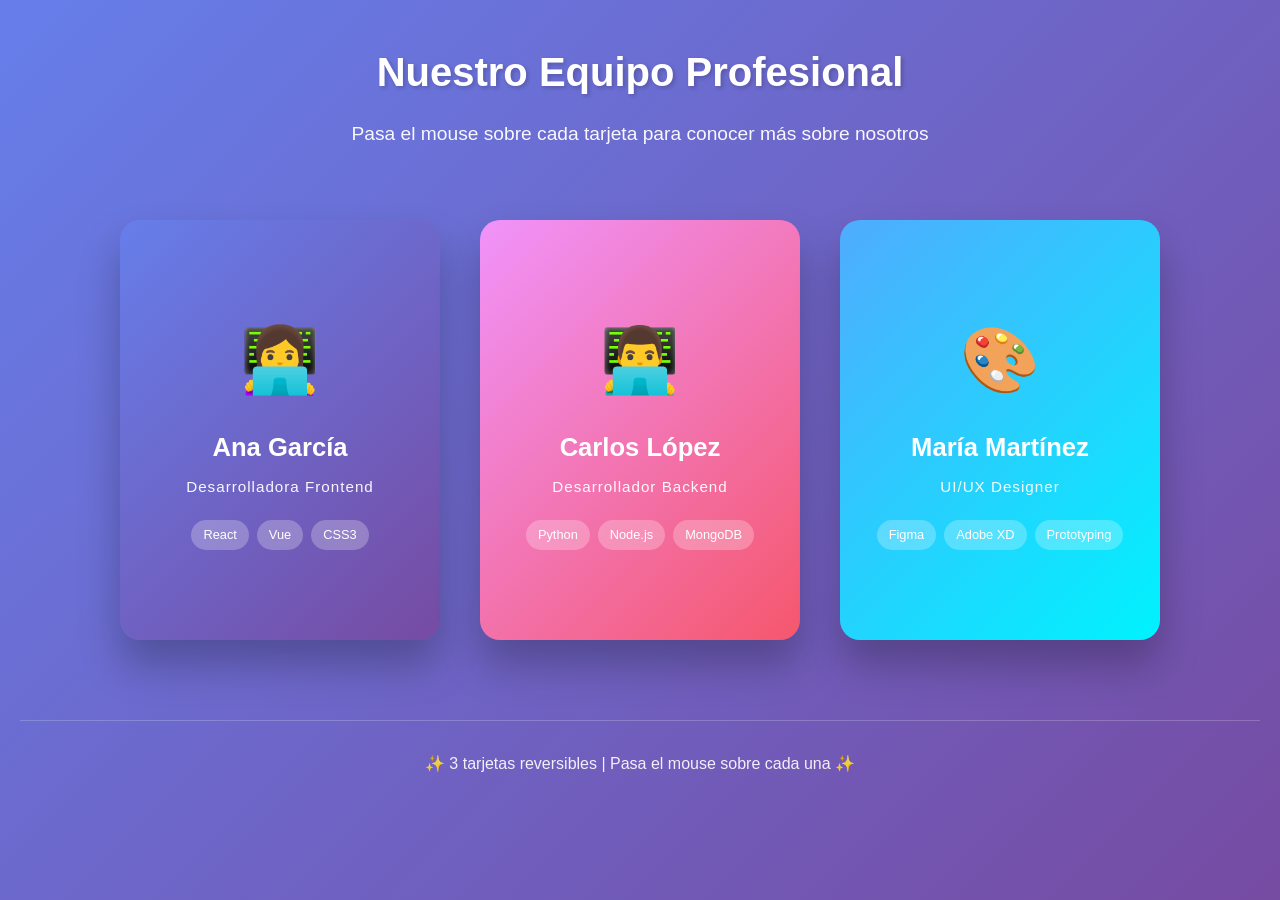
<file: portafolio/1er_parcial/practica_4_css_avanzado/practica4.html>
<!DOCTYPE html>
<html lang="es">
<head>
  <meta charset="UTF-8">
  <meta name="viewport" content="width=device-width, initial-scale=1.0">
  <title>3 Tarjetas Reversibles - Equipo Profesional</title>
  <link rel="stylesheet" href="styles.css">
</head>
<body>
  <main class="main-container">
    <section class="hero-section">
      <header class="hero-header">
        <h1>Nuestro Equipo Profesional</h1>
        <p>Pasa el mouse sobre cada tarjeta para conocer más sobre nosotros</p>
      </header>
    </section>

    <section class="cards-section" aria-label="Tarjetas del equipo">
      <div class="cards-container">
        
        <!-- Tarjeta 1 - Desarrolladora Frontend -->
        <article class="card">
          <div class="card-inner">
            <div class="card-front">
              <header class="card-front-content">
                <div class="avatar">👩‍💻</div>
                <h2>Ana García</h2>
                <p class="role">Desarrolladora Frontend</p>
                <div class="skills">
                  <span>React</span>
                  <span>Vue</span>
                  <span>CSS3</span>
                </div>
              </header>
            </div>
            
            <div class="card-back">
              <footer class="card-back-content">
                <h3>Contacto</h3>
                <address>
                  <p>📧 ana.garcia@dev.com</p>
                  <p>📱 +34 611 223 344</p>
                  <p>💼 linkedin.com/in/anagarcia</p>
                  <p>🐙 github.com/anagarcia</p>
                </address>
                <div class="social-links">
                  <a href="#" aria-label="Twitter">🐦</a>
                  <a href="#" aria-label="Instagram">📷</a>
                </div>
              </footer>
            </div>
          </div>
        </article>

        <!-- Tarjeta 2 - Desarrollador Backend -->
        <article class="card">
          <div class="card-inner">
            <div class="card-front">
              <header class="card-front-content">
                <div class="avatar">👨‍💻</div>
                <h2>Carlos López</h2>
                <p class="role">Desarrollador Backend</p>
                <div class="skills">
                  <span>Python</span>
                  <span>Node.js</span>
                  <span>MongoDB</span>
                </div>
              </header>
            </div>
            
            <div class="card-back">
              <footer class="card-back-content">
                <h3>Contacto</h3>
                <address>
                  <p>📧 carlos.lopez@dev.com</p>
                  <p>📱 +34 622 334 455</p>
                  <p>💼 linkedin.com/in/carloslopez</p>
                  <p>🐙 github.com/carloslopez</p>
                </address>
                <div class="social-links">
                  <a href="#" aria-label="Twitter">🐦</a>
                  <a href="#" aria-label="GitHub">💻</a>
                </div>
              </footer>
            </div>
          </div>
        </article>

        <!-- Tarjeta 3 - UI/UX Designer -->
        <article class="card">
          <div class="card-inner">
            <div class="card-front">
              <header class="card-front-content">
                <div class="avatar">🎨</div>
                <h2>María Martínez</h2>
                <p class="role">UI/UX Designer</p>
                <div class="skills">
                  <span>Figma</span>
                  <span>Adobe XD</span>
                  <span>Prototyping</span>
                </div>
              </header>
            </div>
            
            <div class="card-back">
              <footer class="card-back-content">
                <h3>Contacto</h3>
                <address>
                  <p>📧 maria.martinez@design.com</p>
                  <p>📱 +34 633 445 566</p>
                  <p>💼 behance.net/mariamartinez</p>
                  <p>🎨 dribbble.com/mariamartinez</p>
                </address>
                <div class="social-links">
                  <a href="#" aria-label="Behance">🎨</a>
                  <a href="#" aria-label="Dribbble">⚽</a>
                </div>
              </footer>
            </div>
          </div>
        </article>
      </div>
    </section>

    <footer class="main-footer">
      <p>✨ 3 tarjetas reversibles | Pasa el mouse sobre cada una ✨</p>
    </footer>
  </main>
</body>
</html>
</file>
<file: 2do_parcial/proyecto_2do_parcial/estilos.css>
/* ===== Colores del diseño original ===== */
:root {
    --texto: rgb(120, 120, 208);
    --azul-titulo: rgb(61, 39, 185);
    --violeta: rgb(87, 47, 228);
    --azul: rgb(47, 50, 209);
    --fondo-oscuro: rgba(20, 15, 60, 0.85);
    --claro: #F1F0FB;
}

*, *::before, *::after { box-sizing: border-box; }
html { scroll-behavior: smooth; scroll-padding-top: 4rem; }
body {
    margin: 0;
    font-family: Arial, Helvetica, sans-serif;
    font-size: 18px;
    line-height: 1.6;
    color: #2B2B52;
    background: #FFFFFF;
    text-align: center;
}
img { max-width: 100%; height: auto; }
a { color: var(--azul); }
h1, h2, h3 { color: var(--azul-titulo); line-height: 1.2; margin: 0 0 .75rem; }
h2 { color: var(--azul); font-size: 2rem; }
p { margin: 0 auto 1rem; max-width: 65ch; }
.contenedor { width: min(1000px, 92%); margin-inline: auto; }

/* ===== Menú de navegación (Flexbox) ===== */
header.menu-principal { position: sticky; top: 0; z-index: 10; background: var(--azul-titulo); }
nav ul { display: flex; justify-content: center; flex-wrap: wrap; gap: .25rem; list-style: none; margin: 0; padding: .5rem; }
nav a { display: block; padding: .5rem 1rem; color: #fff; text-decoration: none; border-radius: 4px; }
nav a:hover { background: var(--violeta); }

/* ===== Portada: usa tu imagen carro_porche.jpg como fondo ===== */
.portada {
    background-image: linear-gradient(var(--fondo-oscuro), var(--fondo-oscuro)), url('carro_porche.jpg');
    background-size: cover;
    background-position: center;
    padding: 4rem 1rem;
}
.portada h1 { color: #fff; font-size: clamp(2.5rem, 8vw, 4.5rem); font-style: italic; }
.portada .eslogan { color: #FFFFFF; font-size: 0.6rem; font-weight: bold; letter-spacing: 3px; text-transform: uppercase; text-shadow: 0 2px 6px rgba(0,0,0,.8); font-style: italic; }

/* ===== Secciones ===== */
section { padding: 3rem 0; }
section.alterna { background: var(--claro); }
.dos-col { display: grid; grid-template-columns: 1fr 1fr; gap: 2rem; align-items: center; text-align: left; }
.dos-col p { margin-left: 0; }
.dos-col img { border-radius: 10px; border: 3px solid var(--azul-titulo); }

ul.ventajas { text-align: left; display: inline-block; margin: 0; padding-left: 1.2rem; }
ul.ventajas li { margin-bottom: .35rem; }

/* ===== Tablas ===== */
.tabla-contenedor { overflow-x: auto; margin: 0 auto 1.5rem; }
table { margin-left: auto; margin-right: auto; border-collapse: collapse; background: #fff; border: 2px solid var(--azul-titulo); }
caption { font-weight: bold; color: var(--azul-titulo); padding-bottom: .5rem; }
th, td { padding: .7rem 1rem; border: 1px solid var(--texto); text-align: left; }
thead th { background: var(--azul-titulo); color: #fff; }
tbody tr:nth-child(even) { background: var(--claro); }

/* ===== Testimonios (Flexbox) ===== */
.testimonios { display: flex; flex-wrap: wrap; gap: 1.25rem; justify-content: center; }
.testimonios figure { flex: 1 1 250px; max-width: 320px; margin: 0; padding: 1.25rem; background: #fff; border-top: 5px solid var(--violeta); border-radius: 0 0 8px 8px; text-align: left; }
.testimonios blockquote { margin: 0 0 .75rem; }
.testimonios blockquote p { margin: 0; }
.testimonios figcaption { font-weight: bold; color: var(--texto); font-size: .95rem; }

/* ===== Contacto ===== */
ul.contacto { list-style: none; padding: 0; margin: 0 auto 1.5rem; display: inline-block; text-align: left; }
ul.contacto li { margin-bottom: .4rem; }
ul.enlaces { list-style: none; padding: 0; margin: 0; display: flex; flex-wrap: wrap; gap: .75rem; justify-content: center; }
ul.enlaces a { display: inline-block; padding: .6rem 1.1rem; border: 2px solid var(--azul-titulo); border-radius: 6px; text-decoration: none; font-weight: bold; }
ul.enlaces a:hover { background: var(--azul-titulo); color: #fff; }
address { font-style: normal; }

/* ===== Pie de página ===== */
footer { background: var(--azul-titulo); color: #E6E4FA; padding: 2rem 1rem; }
footer .pie { display: flex; align-items: center; justify-content: center; gap: 1.25rem; text-align: left; }
footer img { height: 80px; width: auto; background: #fff; padding: 4px 8px; border-radius: 8px; flex-shrink: 0; }
footer p { margin: 0 0 .25rem; }
footer a { color: #fff; }

/* ===== Media Queries (diseño adaptable) ===== */
@media (max-width: 800px) {
    .dos-col { grid-template-columns: 1fr; }
}
@media (max-width: 600px) {
    body { font-size: 16px; }
    html { scroll-padding-top: 6rem; }
    section { padding: 2rem 0; }
    .portada { padding: 2.5rem 1rem; }
    th, td { padding: .5rem; }
    footer .pie { flex-direction: column; text-align: center; }
}

/* ===== Formulario de cotización ===== */
.formulario { text-align: left; max-width: 760px; margin: 0 auto; }
fieldset { border: 2px solid var(--azul-titulo); border-radius: 8px; margin: 0 0 1.5rem; padding: 1rem 1.25rem; background: #fff; }
legend { font-weight: bold; color: var(--azul-titulo); padding: 0 .5rem; }
.campo { margin-bottom: 1rem; }
.campo label { display: block; font-weight: bold; margin-bottom: .25rem; }
.campo input[type="text"], .campo input[type="email"], .campo input[type="number"], .campo select {
    width: 100%; padding: .55rem; font-size: 1rem; border: 2px solid var(--texto); border-radius: 6px; background: #fff;
}
.campo input:focus, .campo select:focus { outline: 2px solid var(--violeta); }
.campo.invalido input, .campo.invalido select { border-color: #D00000; }
.error { color: #D00000; font-size: .9rem; font-weight: bold; margin: .25rem 0 0; min-height: 1.1em; max-width: none; }
.fila { display: grid; grid-template-columns: 2fr 1fr; gap: 1rem; }
.extras { display: flex; flex-wrap: wrap; gap: .5rem 1.25rem; }
.extras label { font-weight: normal; display: inline-flex; align-items: center; gap: .35rem; }
.producto { border: 1px dashed var(--texto); border-radius: 8px; padding: 1rem; margin-bottom: 1rem; background: var(--claro); }
.producto h3 { font-size: 1.1rem; }
.subtotal { font-weight: bold; text-align: right; margin: 0; max-width: none; }
.total { font-size: 1.4rem; font-weight: bold; color: var(--azul-titulo); text-align: right; max-width: none; }
.boton { padding: .65rem 1.3rem; font-size: 1rem; font-weight: bold; border-radius: 6px; border: 2px solid var(--azul-titulo); cursor: pointer; background: #fff; color: var(--azul-titulo); }
.boton:hover { background: var(--azul-titulo); color: #fff; }
.boton.principal { background: var(--azul-titulo); color: #fff; }
.boton.principal:hover { background: var(--violeta); }
.boton.peligro { border-color: #D00000; color: #D00000; }
.boton.peligro:hover { background: #D00000; color: #fff; }
.acciones { display: flex; flex-wrap: wrap; gap: .75rem; justify-content: center; }
.confirmacion { background: #E8F6EC; border: 2px solid #2E8B57; border-radius: 8px; padding: 1rem 1.25rem; margin-bottom: 1.5rem; text-align: left; }
.confirmacion[hidden] { display: none; }
.confirmacion p { margin-left: 0; max-width: none; }
@media (max-width: 600px) { .fila { grid-template-columns: 1fr; } }
</file>
<file: portafolio/1er_parcial/proyecto_1er_parcial/estilos.css>
/* ===== Colores del diseño original ===== */
:root {
    --texto: rgb(120, 120, 208);
    --azul-titulo: rgb(61, 39, 185);
    --violeta: rgb(87, 47, 228);
    --azul: rgb(47, 50, 209);
    --fondo-oscuro: rgba(20, 15, 60, 0.85);
    --claro: #F1F0FB;
}

*, *::before, *::after { box-sizing: border-box; }
html { scroll-behavior: smooth; scroll-padding-top: 4rem; }
body {
    margin: 0;
    font-family: Arial, Helvetica, sans-serif;
    font-size: 18px;
    line-height: 1.6;
    color: #2B2B52;
    background: #FFFFFF;
    text-align: center;
}
img { max-width: 100%; height: auto; }
a { color: var(--azul); }
h1, h2, h3 { color: var(--azul-titulo); line-height: 1.2; margin: 0 0 .75rem; }
h2 { color: var(--azul); font-size: 2rem; }
p { margin: 0 auto 1rem; max-width: 65ch; }
.contenedor { width: min(1000px, 92%); margin-inline: auto; }

/* ===== Menú de navegación (Flexbox) ===== */
header.menu-principal { position: sticky; top: 0; z-index: 10; background: var(--azul-titulo); }
nav ul { display: flex; justify-content: center; flex-wrap: wrap; gap: .25rem; list-style: none; margin: 0; padding: .5rem; }
nav a { display: block; padding: .5rem 1rem; color: #fff; text-decoration: none; border-radius: 4px; }
nav a:hover { background: var(--violeta); }

/* ===== Portada: usa tu imagen carro_porche.jpg como fondo ===== */
.portada {
    background-image: linear-gradient(var(--fondo-oscuro), var(--fondo-oscuro)), url('carro_porche.jpg');
    background-size: cover;
    background-position: center;
    padding: 4rem 1rem;
}
.portada h1 { color: #fff; font-size: clamp(2.5rem, 8vw, 4.5rem); font-style: italic; }
.portada .eslogan { color: #FFFFFF; font-size: 0.6rem; font-weight: bold; letter-spacing: 3px; text-transform: uppercase; text-shadow: 0 2px 6px rgba(0,0,0,.8); font-style: italic; }

/* ===== Secciones ===== */
section { padding: 3rem 0; }
section.alterna { background: var(--claro); }
.dos-col { display: grid; grid-template-columns: 1fr 1fr; gap: 2rem; align-items: center; text-align: left; }
.dos-col p { margin-left: 0; }
.dos-col img { border-radius: 10px; border: 3px solid var(--azul-titulo); }

ul.ventajas { text-align: left; display: inline-block; margin: 0; padding-left: 1.2rem; }
ul.ventajas li { margin-bottom: .35rem; }

/* ===== Tablas ===== */
.tabla-contenedor { overflow-x: auto; margin: 0 auto 1.5rem; }
table { margin-left: auto; margin-right: auto; border-collapse: collapse; background: #fff; border: 2px solid var(--azul-titulo); }
caption { font-weight: bold; color: var(--azul-titulo); padding-bottom: .5rem; }
th, td { padding: .7rem 1rem; border: 1px solid var(--texto); text-align: left; }
thead th { background: var(--azul-titulo); color: #fff; }
tbody tr:nth-child(even) { background: var(--claro); }

/* ===== Testimonios (Flexbox) ===== */
.testimonios { display: flex; flex-wrap: wrap; gap: 1.25rem; justify-content: center; }
.testimonios figure { flex: 1 1 250px; max-width: 320px; margin: 0; padding: 1.25rem; background: #fff; border-top: 5px solid var(--violeta); border-radius: 0 0 8px 8px; text-align: left; }
.testimonios blockquote { margin: 0 0 .75rem; }
.testimonios blockquote p { margin: 0; }
.testimonios figcaption { font-weight: bold; color: var(--texto); font-size: .95rem; }

/* ===== Contacto ===== */
ul.contacto { list-style: none; padding: 0; margin: 0 auto 1.5rem; display: inline-block; text-align: left; }
ul.contacto li { margin-bottom: .4rem; }
ul.enlaces { list-style: none; padding: 0; margin: 0; display: flex; flex-wrap: wrap; gap: .75rem; justify-content: center; }
ul.enlaces a { display: inline-block; padding: .6rem 1.1rem; border: 2px solid var(--azul-titulo); border-radius: 6px; text-decoration: none; font-weight: bold; }
ul.enlaces a:hover { background: var(--azul-titulo); color: #fff; }
address { font-style: normal; }

/* ===== Pie de página ===== */
footer { background: var(--azul-titulo); color: #E6E4FA; padding: 2rem 1rem; }
footer .pie { display: flex; align-items: center; justify-content: center; gap: 1.25rem; text-align: left; }
footer img { height: 80px; width: auto; background: #fff; padding: 4px 8px; border-radius: 8px; flex-shrink: 0; }
footer p { margin: 0 0 .25rem; }
footer a { color: #fff; }

/* ===== Media Queries (diseño adaptable) ===== */
@media (max-width: 800px) {
    .dos-col { grid-template-columns: 1fr; }
}
@media (max-width: 600px) {
    body { font-size: 16px; }
    html { scroll-padding-top: 6rem; }
    section { padding: 2rem 0; }
    .portada { padding: 2.5rem 1rem; }
    th, td { padding: .5rem; }
    footer .pie { flex-direction: column; text-align: center; }
}
</file>
<file: portafolio/1er_parcial/practica_4_css_avanzado/styles.css>
/* Reset y estilos base */
* {
  margin: 0;
  padding: 0;
  box-sizing: border-box;
}

body {
  font-family: 'Segoe UI', 'Roboto', 'Helvetica Neue', sans-serif;
  background: linear-gradient(135deg, #667eea 0%, #764ba2 100%);
  min-height: 100vh;
  line-height: 1.6;
}

/* Contenedor principal */
.main-container {
  max-width: 1400px;
  margin: 0 auto;
  padding: 40px 20px;
}

/* Sección hero */
.hero-section {
  margin-bottom: 50px;
  text-align: center;
}

.hero-header h1 {
  font-size: 2.5rem;
  color: white;
  margin-bottom: 15px;
  text-shadow: 2px 2px 4px rgba(0, 0, 0, 0.2);
  animation: fadeInDown 0.8s ease-out;
}

.hero-header p {
  font-size: 1.2rem;
  color: rgba(255, 255, 255, 0.95);
  animation: fadeInUp 0.8s ease-out;
}

/* Sección de tarjetas con Flexbox */
.cards-section {
  margin-bottom: 60px;
}

.cards-container {
  display: flex;
  flex-wrap: wrap;
  justify-content: center;
  align-items: stretch;
  gap: 40px;
  padding: 20px 0;
}

/* Estilos de cada tarjeta */
.card {
  flex: 0 1 320px;
  min-width: 280px;
  height: 420px;
  perspective: 1500px;
  cursor: pointer;
  animation: fadeInScale 0.6s ease-out;
  animation-fill-mode: backwards;
}

/* Animaciones escalonadas para cada tarjeta */
.card:nth-child(1) {
  animation-delay: 0.1s;
}

.card:nth-child(2) {
  animation-delay: 0.3s;
}

.card:nth-child(3) {
  animation-delay: 0.5s;
}

.card-inner {
  position: relative;
  width: 100%;
  height: 100%;
  transition: transform 0.7s cubic-bezier(0.4, 0.2, 0.2, 1);
  transform-style: preserve-3d;
  border-radius: 20px;
  box-shadow: 0 25px 40px rgba(0, 0, 0, 0.25);
}

.card:hover .card-inner {
  transform: rotateY(180deg);
}

/* Frente y reverso de las tarjetas */
.card-front,
.card-back {
  position: absolute;
  width: 100%;
  height: 100%;
  backface-visibility: hidden;
  border-radius: 20px;
  display: flex;
  align-items: center;
  justify-content: center;
  padding: 30px 25px;
}

/* Frente de la tarjeta - Gradientes diferentes para cada una */
.card:nth-child(1) .card-front {
  background: linear-gradient(135deg, #667eea 0%, #764ba2 100%);
}

.card:nth-child(2) .card-front {
  background: linear-gradient(135deg, #f093fb 0%, #f5576c 100%);
}

.card:nth-child(3) .card-front {
  background: linear-gradient(135deg, #4facfe 0%, #00f2fe 100%);
}

.card-front {
  color: white;
  text-align: center;
}

.card-front-content {
  width: 100%;
}

.avatar {
  font-size: 4rem;
  margin-bottom: 15px;
  animation: float 3s ease-in-out infinite;
}

.card-front-content h2 {
  font-size: 1.6rem;
  margin-bottom: 8px;
  font-weight: 600;
}

.role {
  font-size: 0.95rem;
  opacity: 0.95;
  margin-bottom: 20px;
  font-weight: 500;
  letter-spacing: 1px;
}

.skills {
  display: flex;
  flex-wrap: wrap;
  justify-content: center;
  gap: 8px;
  margin-top: 20px;
}

.skills span {
  background: rgba(255, 255, 255, 0.25);
  backdrop-filter: blur(5px);
  padding: 5px 12px;
  border-radius: 20px;
  font-size: 0.8rem;
  font-weight: 500;
  transition: transform 0.3s ease;
}

.skills span:hover {
  transform: scale(1.05);
  background: rgba(255, 255, 255, 0.35);
}

/* Reverso de la tarjeta */
.card-back {
  background: linear-gradient(135deg, #2c3e50, #3498db);
  color: white;
  transform: rotateY(180deg);
  text-align: center;
}

.card-back-content {
  width: 100%;
}

.card-back-content h3 {
  font-size: 1.4rem;
  margin-bottom: 20px;
  border-bottom: 2px solid rgba(255, 255, 255, 0.3);
  display: inline-block;
  padding-bottom: 8px;
}

.card-back-content address {
  font-style: normal;
  margin: 15px 0;
}

.card-back-content p {
  margin: 12px 0;
  font-size: 0.85rem;
  line-height: 1.4;
  transition: transform 0.3s ease;
}

.card-back-content p:hover {
  transform: translateX(5px);
}

.social-links {
  display: flex;
  justify-content: center;
  gap: 20px;
  margin-top: 20px;
}

.social-links a {
  color: white;
  text-decoration: none;
  font-size: 1.8rem;
  transition: all 0.3s ease;
  display: inline-block;
}

.social-links a:hover {
  transform: translateY(-3px) scale(1.1);
  filter: drop-shadow(0 4px 8px rgba(0, 0, 0, 0.2));
}

/* Footer principal */
.main-footer {
  text-align: center;
  padding: 30px 20px;
  color: white;
  border-top: 1px solid rgba(255, 255, 255, 0.2);
  margin-top: 20px;
}

.main-footer p {
  font-size: 1rem;
  opacity: 0.9;
}

/* Animaciones */
@keyframes fadeInDown {
  from {
    opacity: 0;
    transform: translateY(-30px);
  }
  to {
    opacity: 1;
    transform: translateY(0);
  }
}

@keyframes fadeInUp {
  from {
    opacity: 0;
    transform: translateY(30px);
  }
  to {
    opacity: 1;
    transform: translateY(0);
  }
}

@keyframes fadeInScale {
  from {
    opacity: 0;
    transform: scale(0.8);
  }
  to {
    opacity: 1;
    transform: scale(1);
  }
}

@keyframes float {
  0%, 100% {
    transform: translateY(0px);
  }
  50% {
    transform: translateY(-10px);
  }
}

/* Responsive Design */
@media (max-width: 1024px) {
  .cards-container {
    gap: 30px;
  }
  
  .card {
    flex: 0 1 300px;
  }
}

@media (max-width: 768px) {
  .main-container {
    padding: 20px 15px;
  }
  
  .hero-header h1 {
    font-size: 2rem;
  }
  
  .hero-header p {
    font-size: 1rem;
  }
  
  .cards-container {
    gap: 25px;
  }
  
  .card {
    flex: 0 1 320px;
  }
  
  .card-front,
  .card-back {
    padding: 20px;
  }
  
  .avatar {
    font-size: 3rem;
  }
  
  .card-front-content h2 {
    font-size: 1.4rem;
  }
}

@media (max-width: 480px) {
  .hero-header h1 {
    font-size: 1.6rem;
  }
  
  .cards-container {
    gap: 20px;
  }
  
  .card {
    flex: 0 1 100%;
    max-width: 320px;
    height: 400px;
  }
  
  .skills span {
    font-size: 0.7rem;
    padding: 4px 10px;
  }
  
  .card-back-content p {
    font-size: 0.8rem;
  }
}

/* Soporte para pantallas táctiles */
@media (hover: hover) {
  .card:hover .card-inner {
    transform: rotateY(180deg);
  }
}

@media (hover: none) {
  .card .card-inner {
    transform: rotateY(180deg);
  }
  
  .instruction-mobile {
    display: block;
  }
}

/* Mejoras de accesibilidad */
.card:focus-within .card-inner {
  transform: rotateY(180deg);
}

.card:focus-visible {
  outline: 2px solid #fff;
  outline-offset: 2px;
  border-radius: 20px;
}

.social-links a:focus-visible {
  outline: 2px solid white;
  outline-offset: 3px;
  border-radius: 50%;
}
</file>
